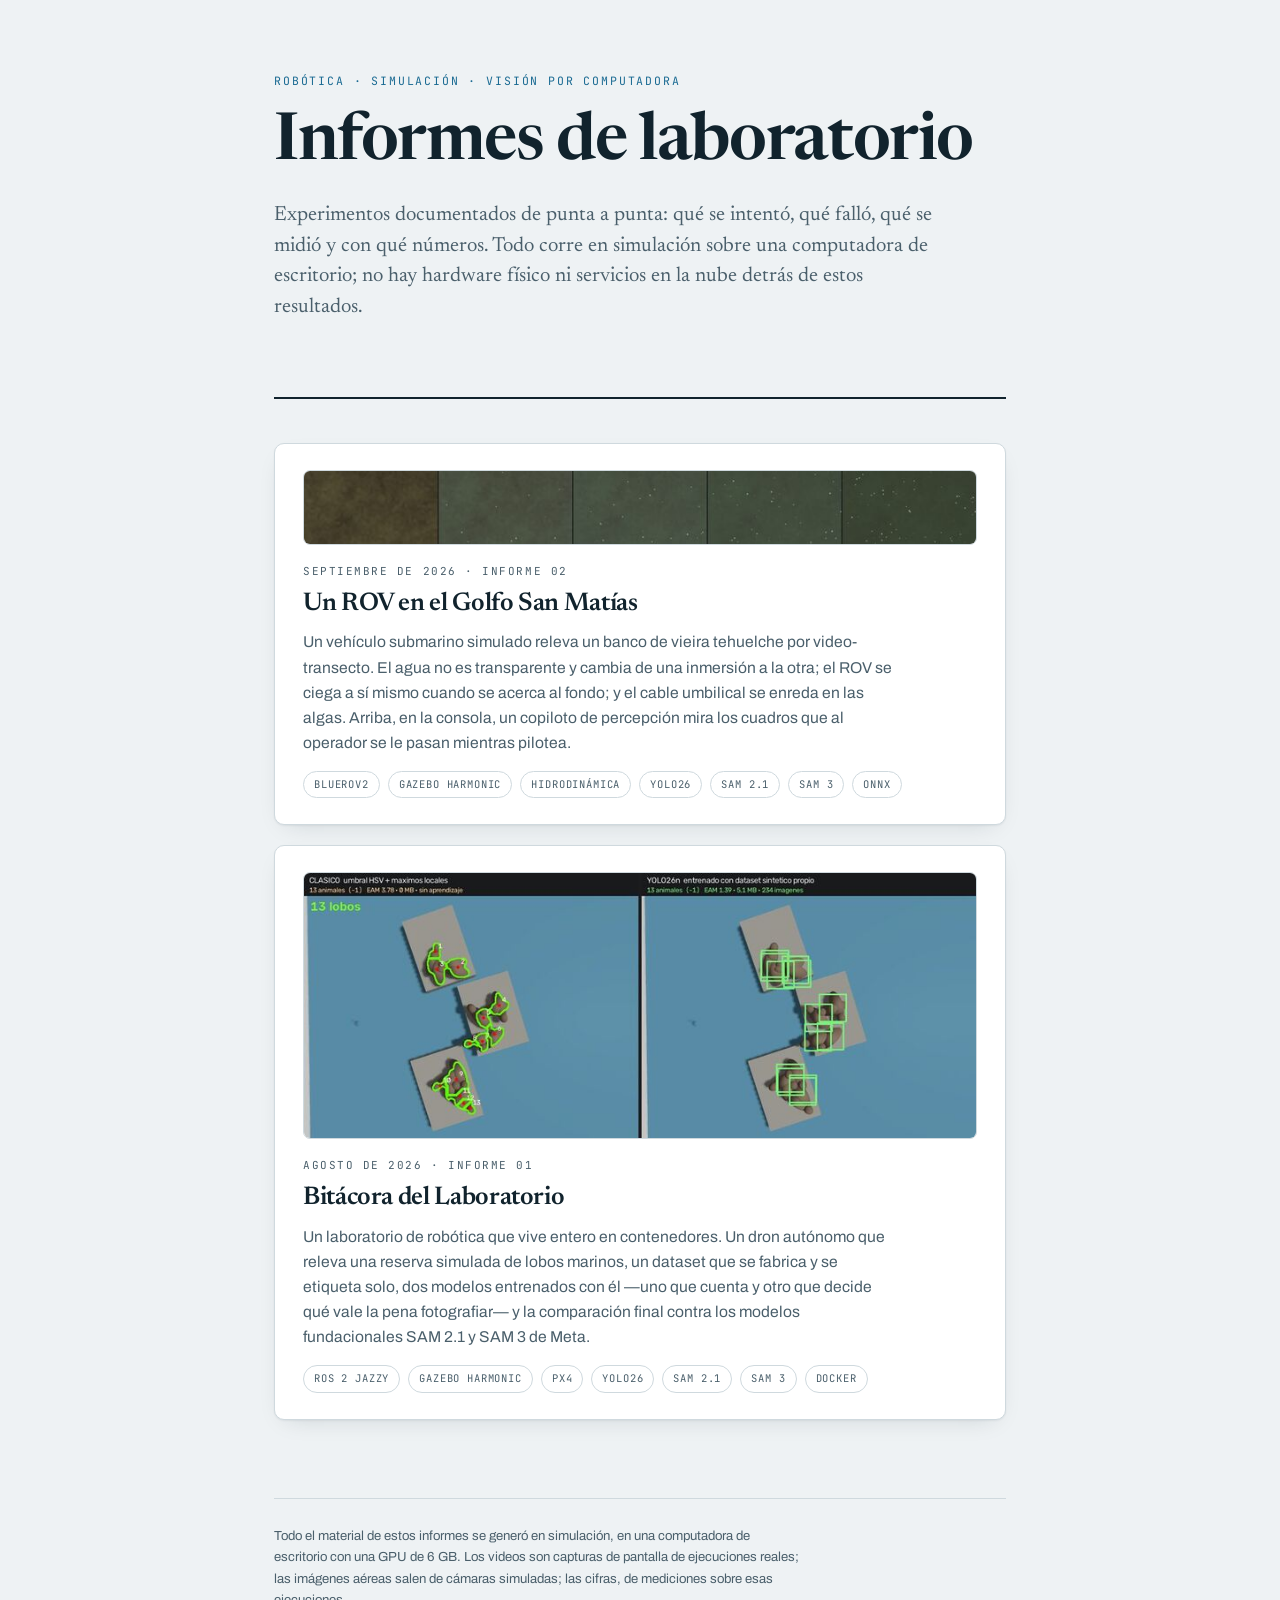
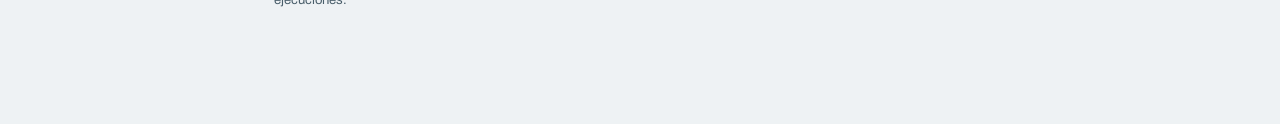
<file: docs/index.html>
<!doctype html>
<html lang="es">
<head>
<meta charset="utf-8">
<meta name="viewport" content="width=device-width, initial-scale=1">
<title>Informes de laboratorio</title>
<meta name="description" content="Informes de experimentos de robótica, simulación y visión por computadora. Todo generado en simulación, en una máquina de escritorio.">
<meta property="og:title" content="Informes de laboratorio">
<meta property="og:description" content="Experimentos de robótica, simulación y visión por computadora, documentados de punta a punta.">
<meta property="og:type" content="website">
<link rel="preconnect" href="https://fonts.googleapis.com">
<link rel="preconnect" href="https://fonts.gstatic.com" crossorigin>
<link rel="stylesheet" href="https://fonts.googleapis.com/css2?family=Newsreader:ital,opsz,wght@0,6..72,400;0,600;1,6..72,400&family=Archivo:wght@400;500;600&family=JetBrains+Mono:wght@400;500&display=swap">
<link rel="stylesheet" href="estilo.css">
</head>
<body>

<div class="hoja">

<header class="tapa">
  <p class="marca">Robótica · Simulación · Visión por computadora</p>
  <h1>Informes de laboratorio</h1>
  <p class="bajada">Experimentos documentados de punta a punta: qué se intentó, qué falló, qué se midió y con qué números. Todo corre en simulación sobre una computadora de escritorio; no hay hardware físico ni servicios en la nube detrás de estos resultados.</p>
</header>

<div class="informes">

  <a class="informe" href="02-rov-golfo-san-matias/">
    <img class="miniatura" src="02-rov-golfo-san-matias/portada.jpg" alt="El mismo fondo marino visto con cinco turbideces distintas" loading="lazy" decoding="async">
    <p class="fecha">Septiembre de 2026 · Informe 02</p>
    <h2>Un ROV en el Golfo San Matías</h2>
    <p>Un vehículo submarino simulado releva un banco de vieira tehuelche por video-transecto. El agua no es transparente y cambia de una inmersión a la otra; el ROV se ciega a sí mismo cuando se acerca al fondo; y el cable umbilical se enreda en las algas. Arriba, en la consola, un copiloto de percepción mira los cuadros que al operador se le pasan mientras pilotea.</p>
    <div class="etiquetas">
      <span>BlueROV2</span><span>Gazebo Harmonic</span><span>Hidrodinámica</span>
      <span>YOLO26</span><span>SAM 2.1</span><span>SAM 3</span><span>ONNX</span>
    </div>
  </a>

  <a class="informe" href="01-laboratorio-ros2/">
    <img class="miniatura" src="01-laboratorio-ros2/portada.jpg" alt="Dos maneras de contar lobos marinos sobre la misma imagen aérea" loading="lazy" decoding="async">
    <p class="fecha">Agosto de 2026 · Informe 01</p>
    <h2>Bitácora del Laboratorio</h2>
    <p>Un laboratorio de robótica que vive entero en contenedores. Un dron autónomo que releva una reserva simulada de lobos marinos, un dataset que se fabrica y se etiqueta solo, dos modelos entrenados con él —uno que cuenta y otro que decide qué vale la pena fotografiar— y la comparación final contra los modelos fundacionales SAM 2.1 y SAM 3 de Meta.</p>
    <div class="etiquetas">
      <span>ROS 2 Jazzy</span><span>Gazebo Harmonic</span><span>PX4</span>
      <span>YOLO26</span><span>SAM 2.1</span><span>SAM 3</span><span>Docker</span>
    </div>
  </a>

</div>

<footer>
  <p>Todo el material de estos informes se generó en simulación, en una computadora de escritorio con una GPU de 6&nbsp;GB. Los videos son capturas de pantalla de ejecuciones reales; las imágenes aéreas salen de cámaras simuladas; las cifras, de mediciones sobre esas ejecuciones.</p>
</footer>

</div>

</body>
</html>
</file>
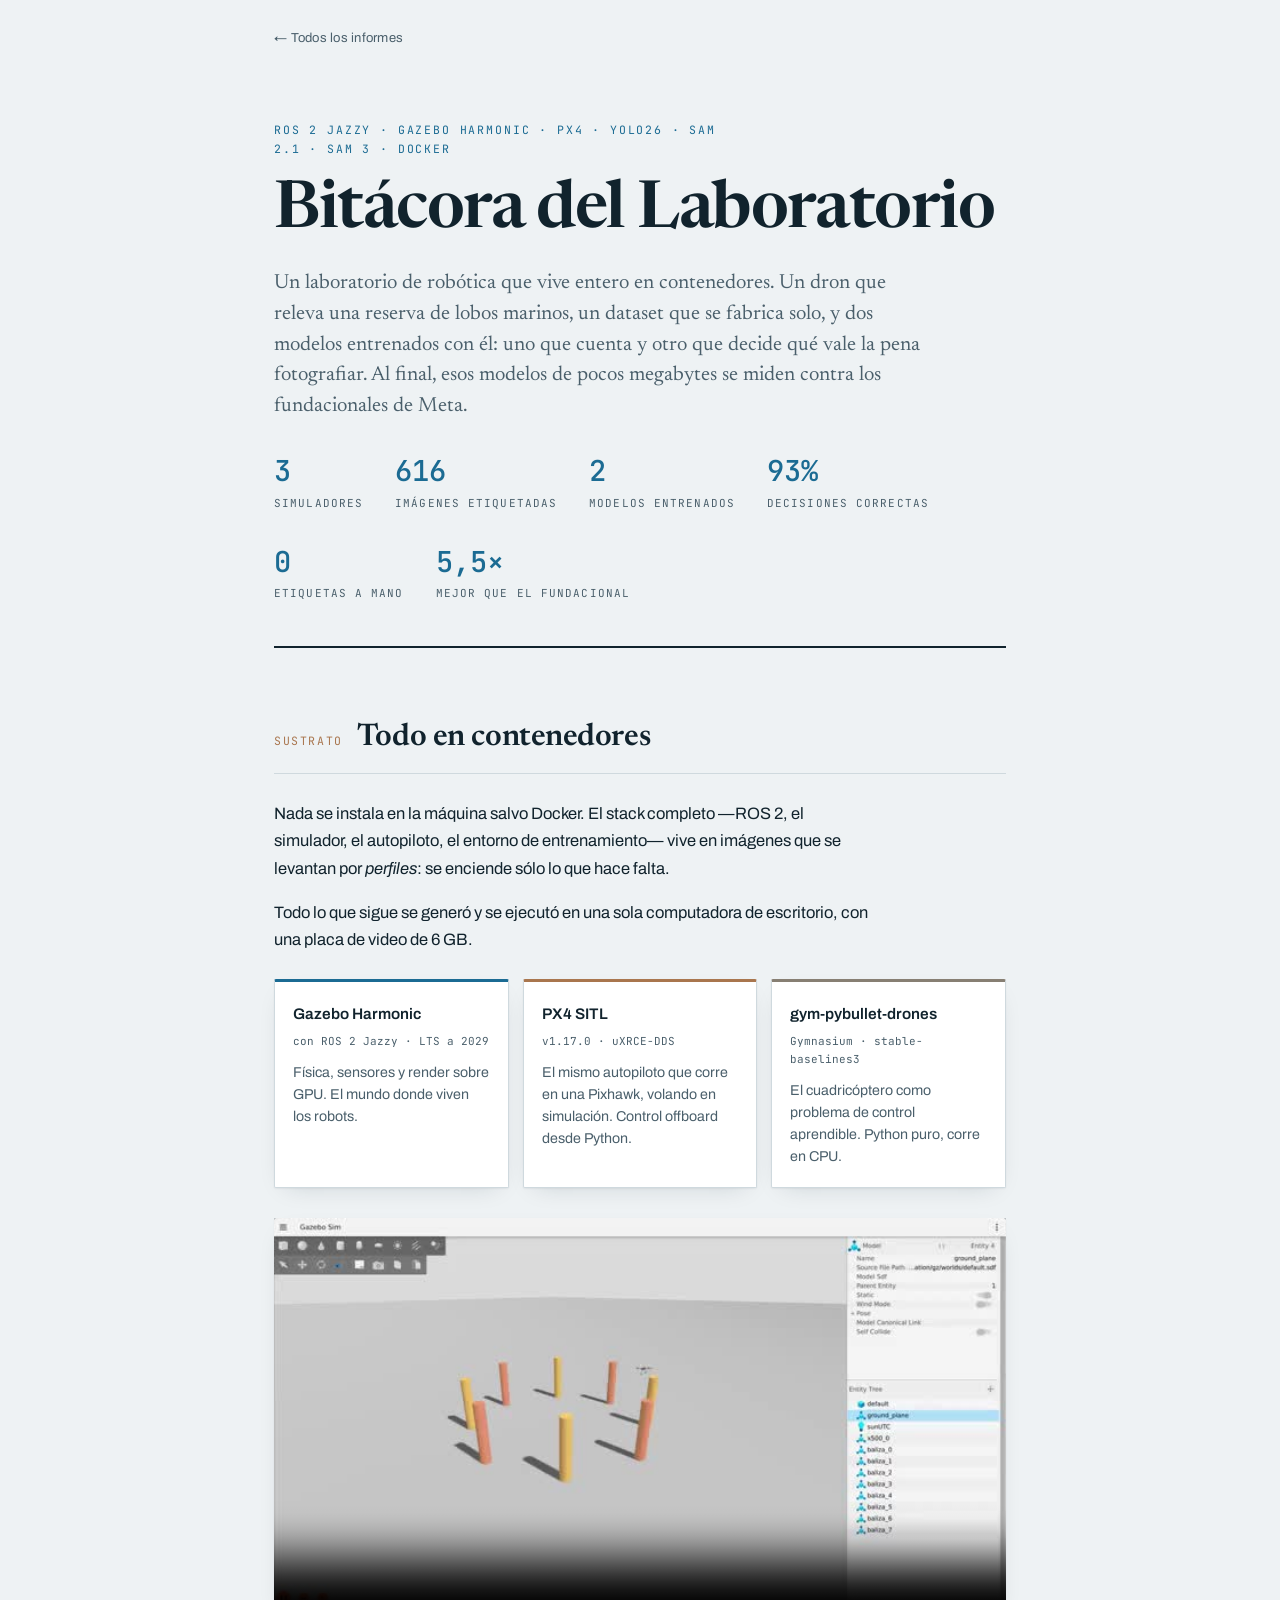
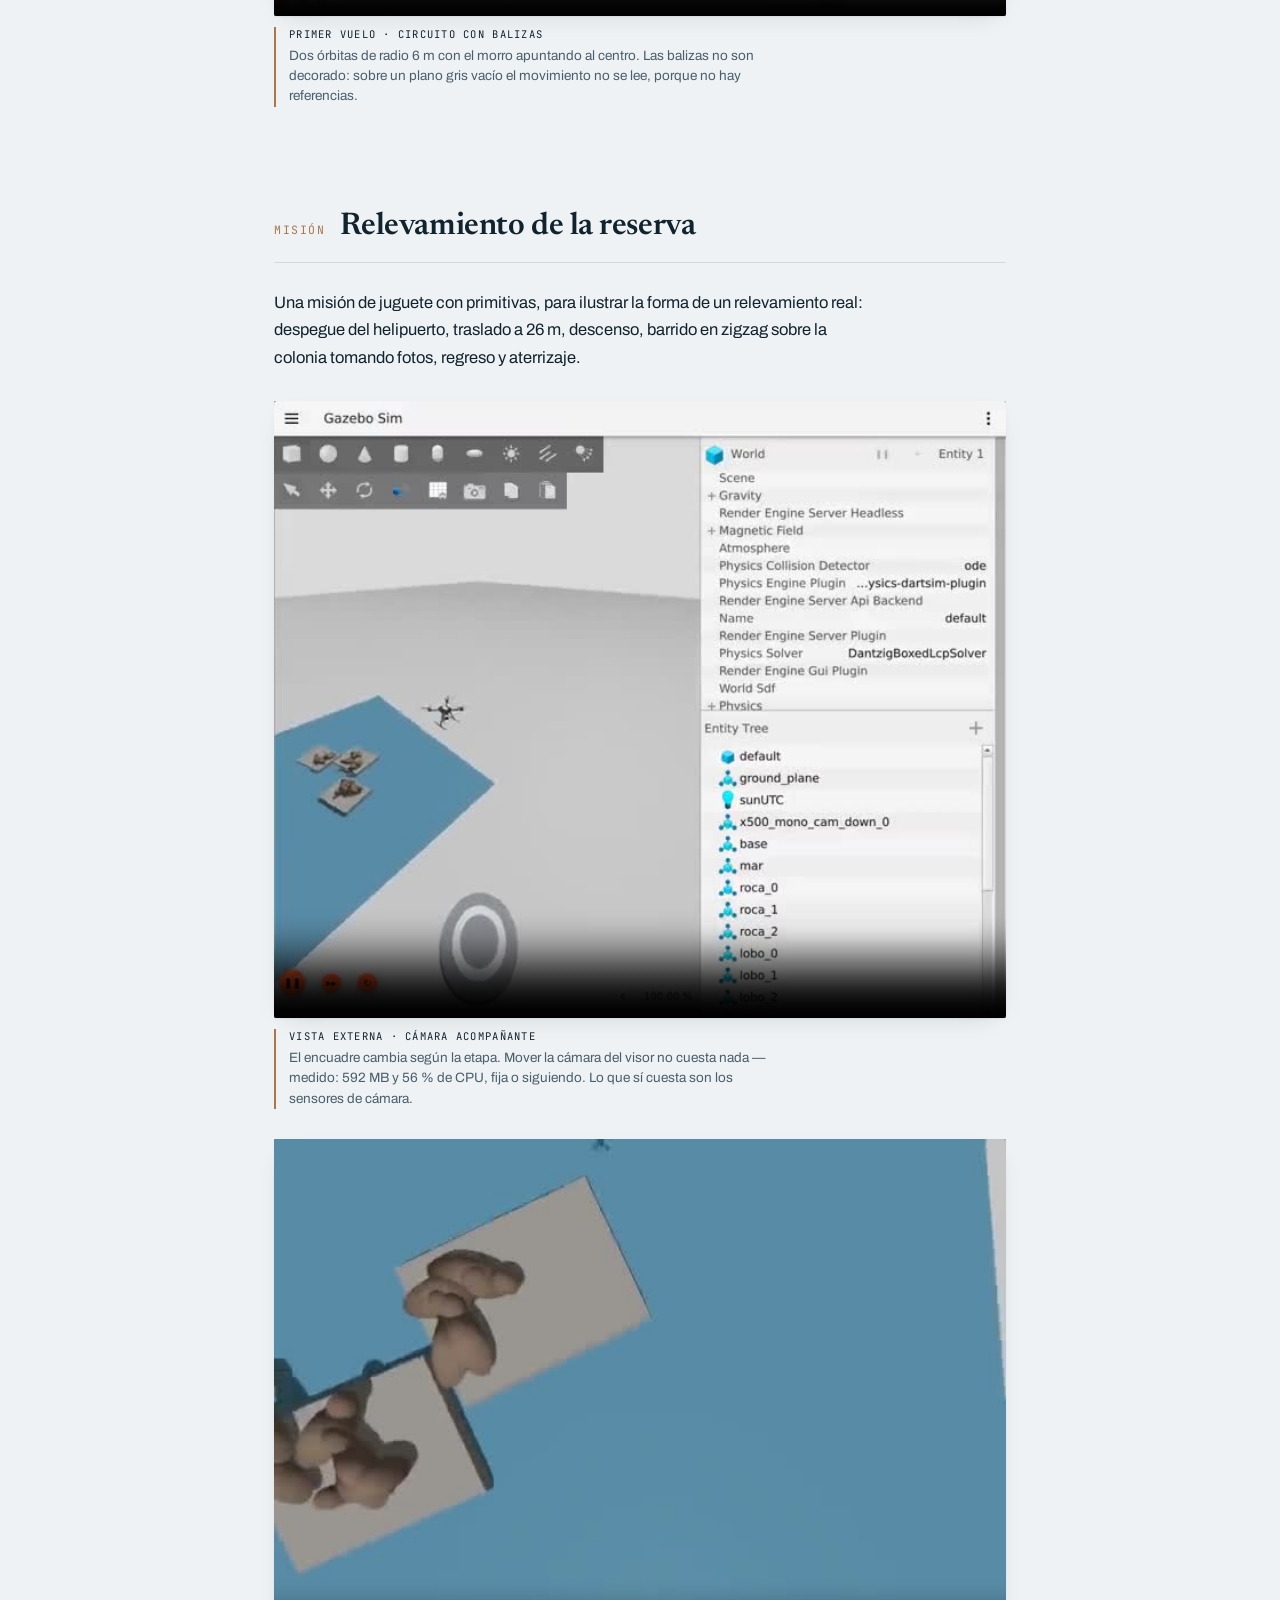
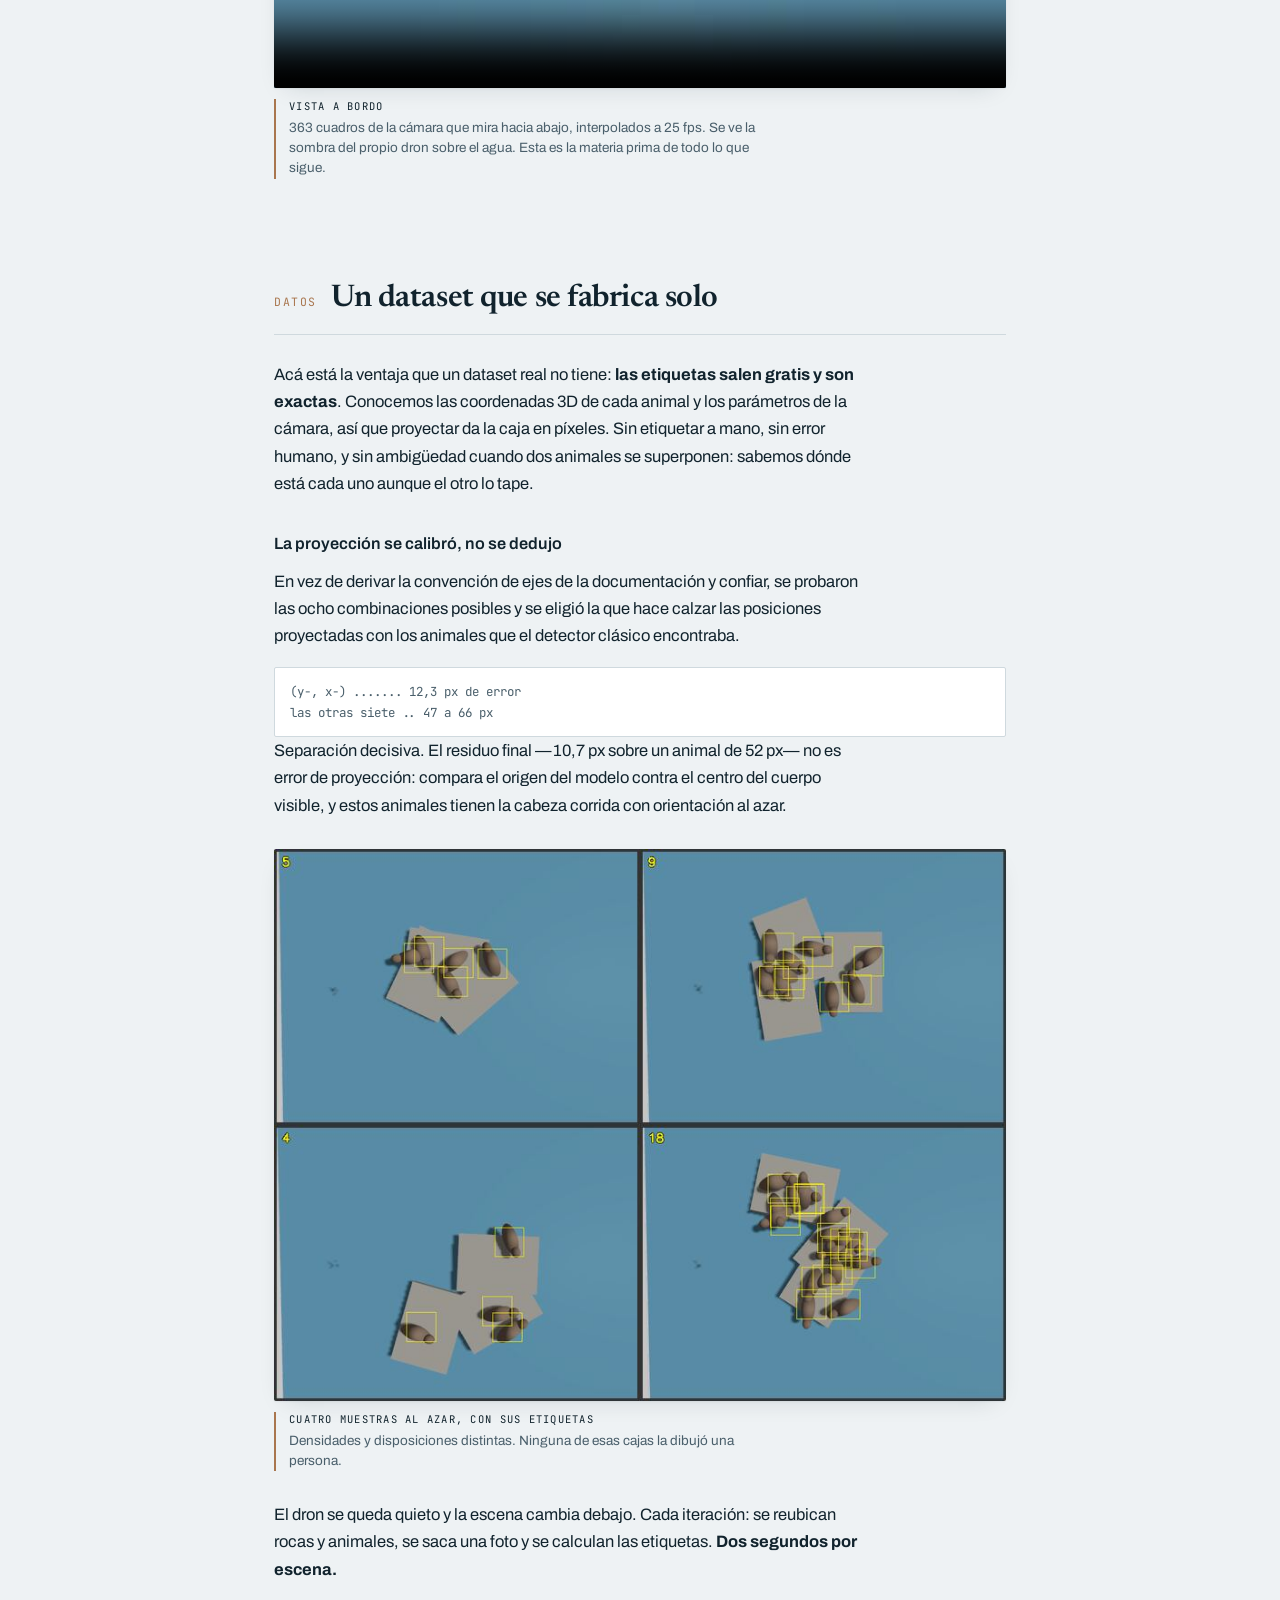
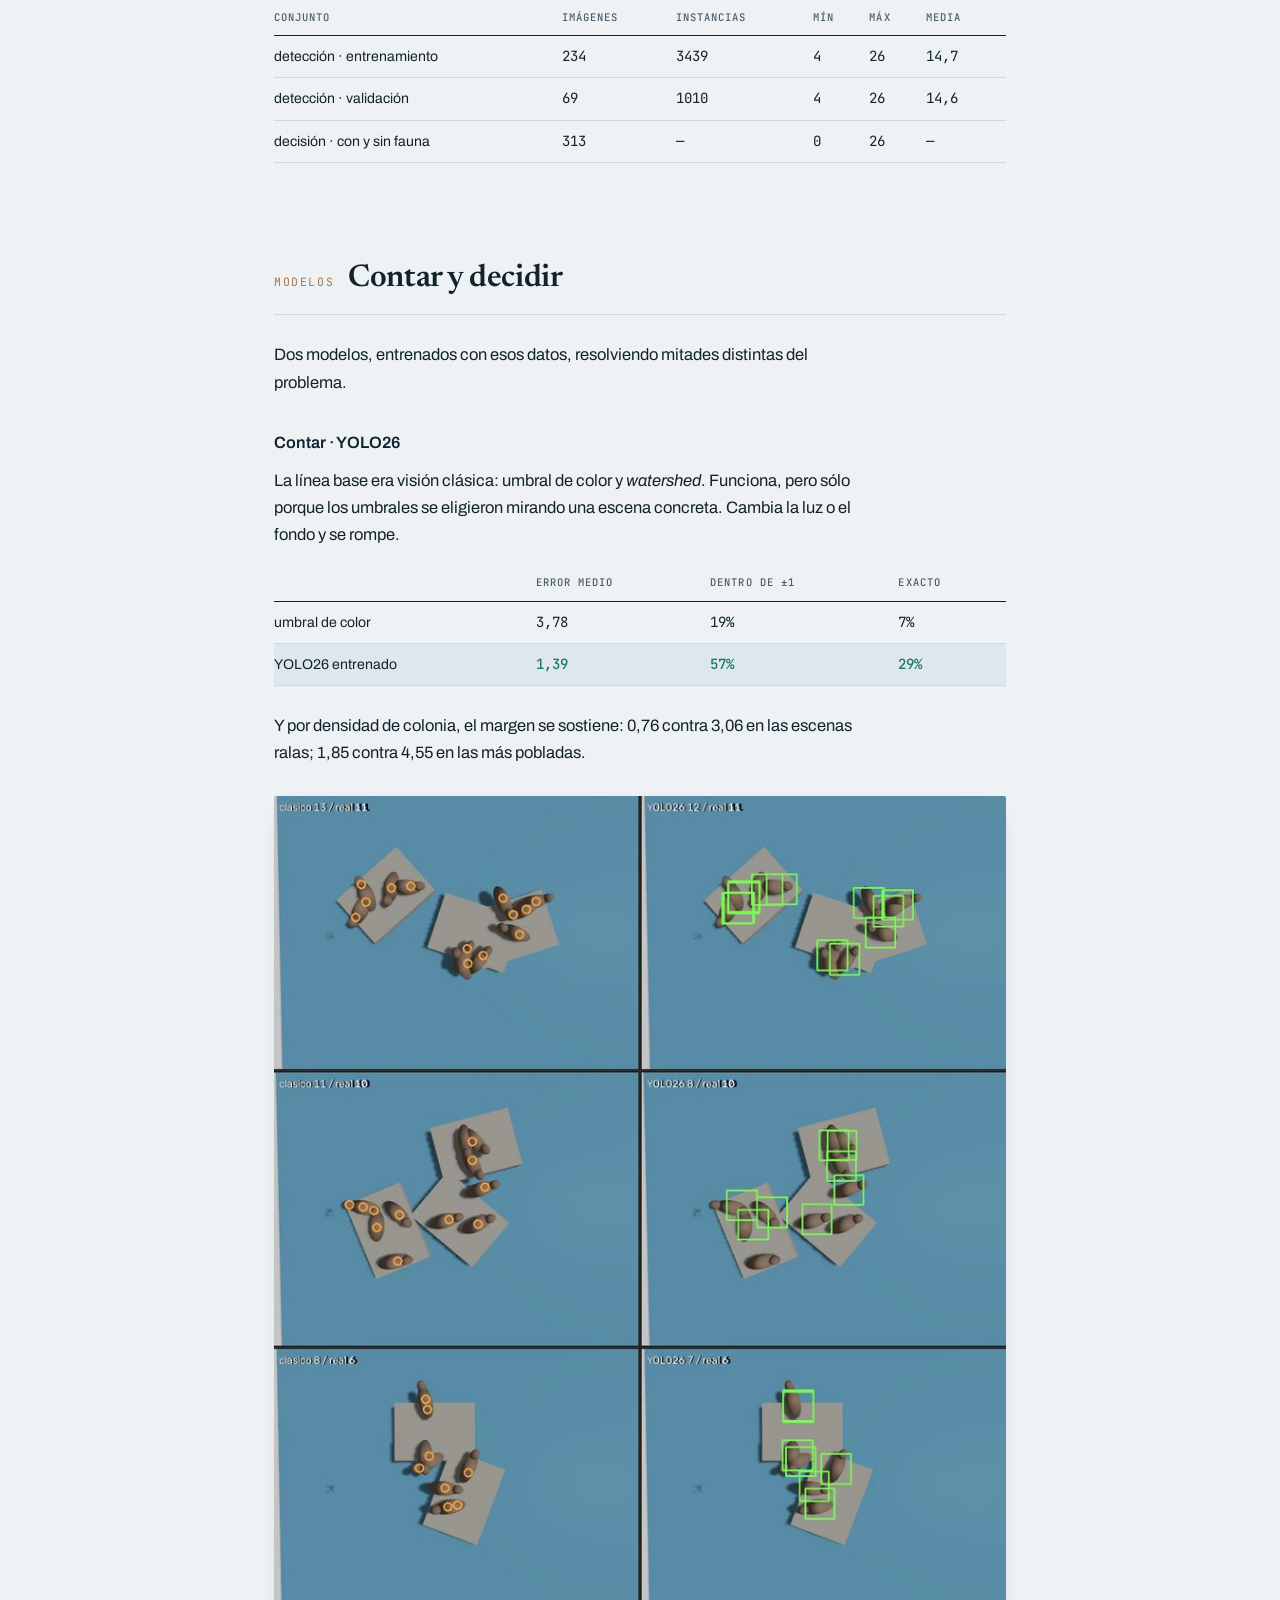
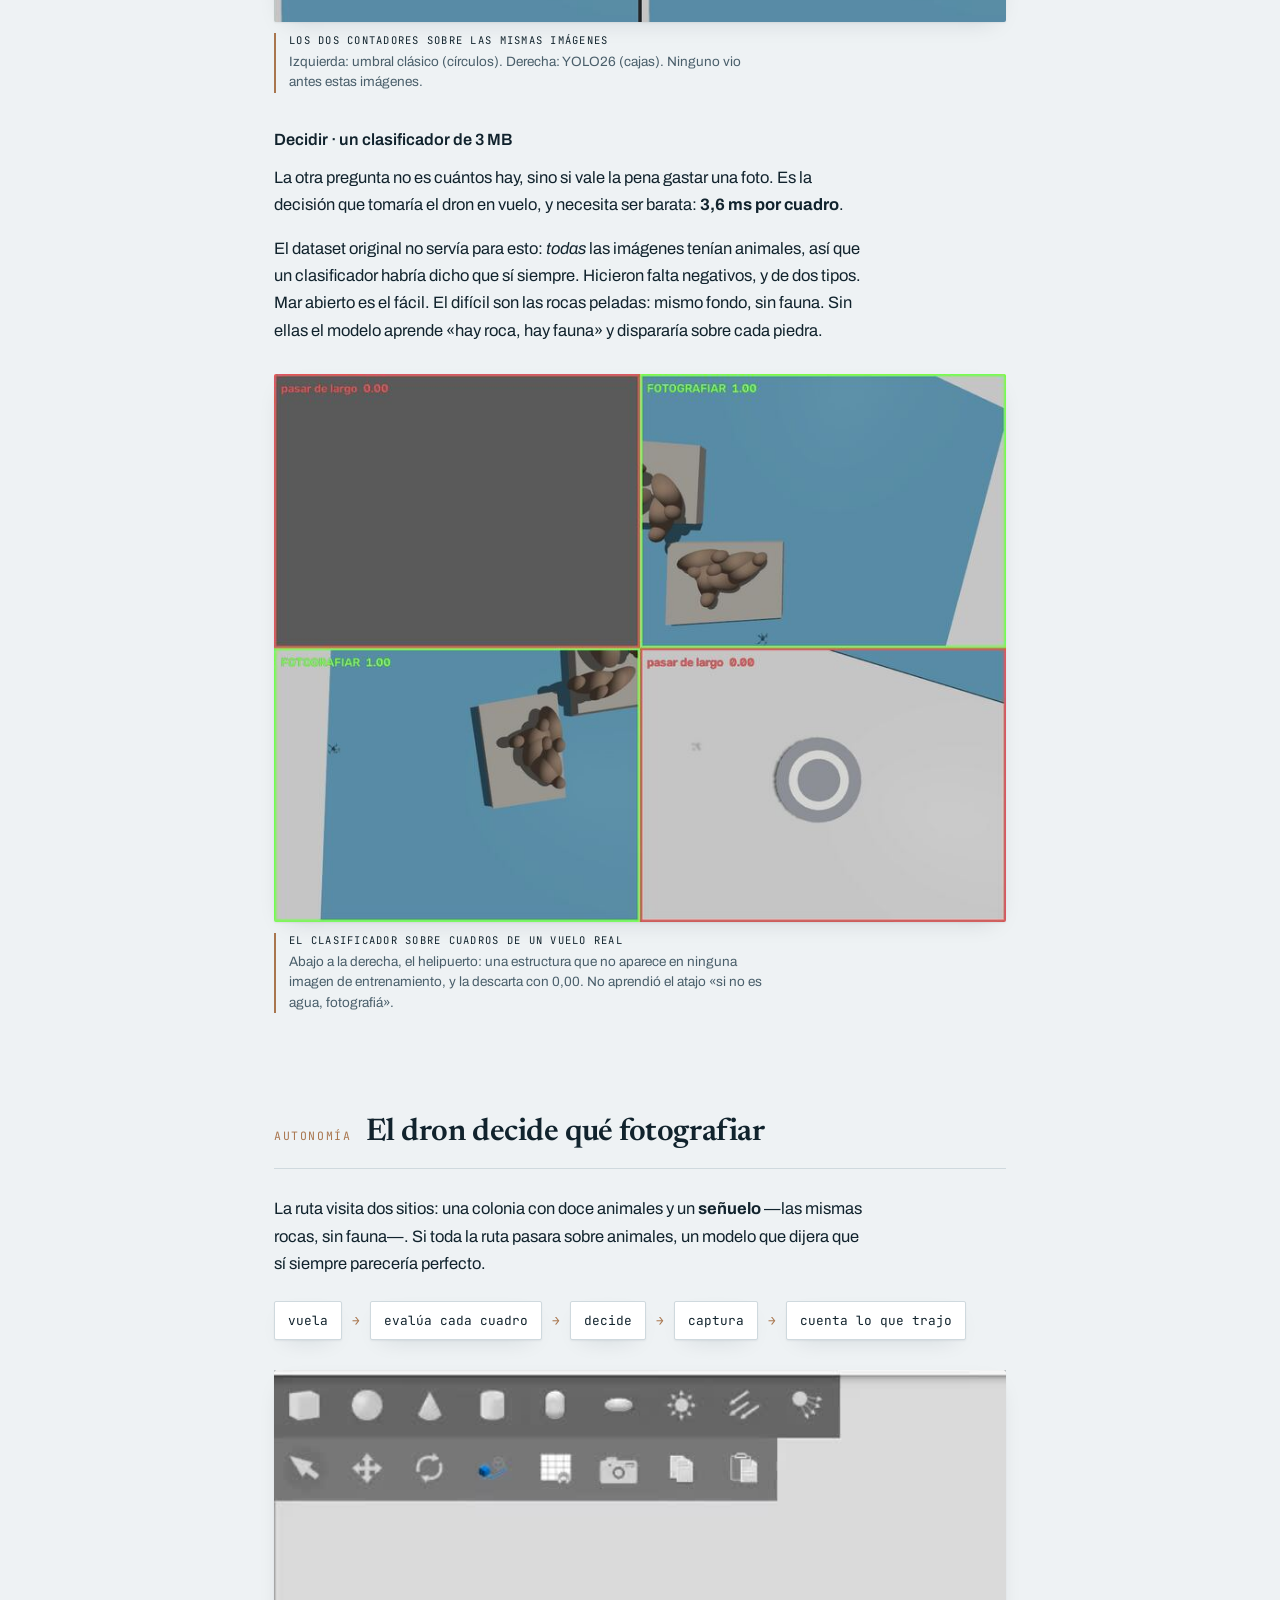
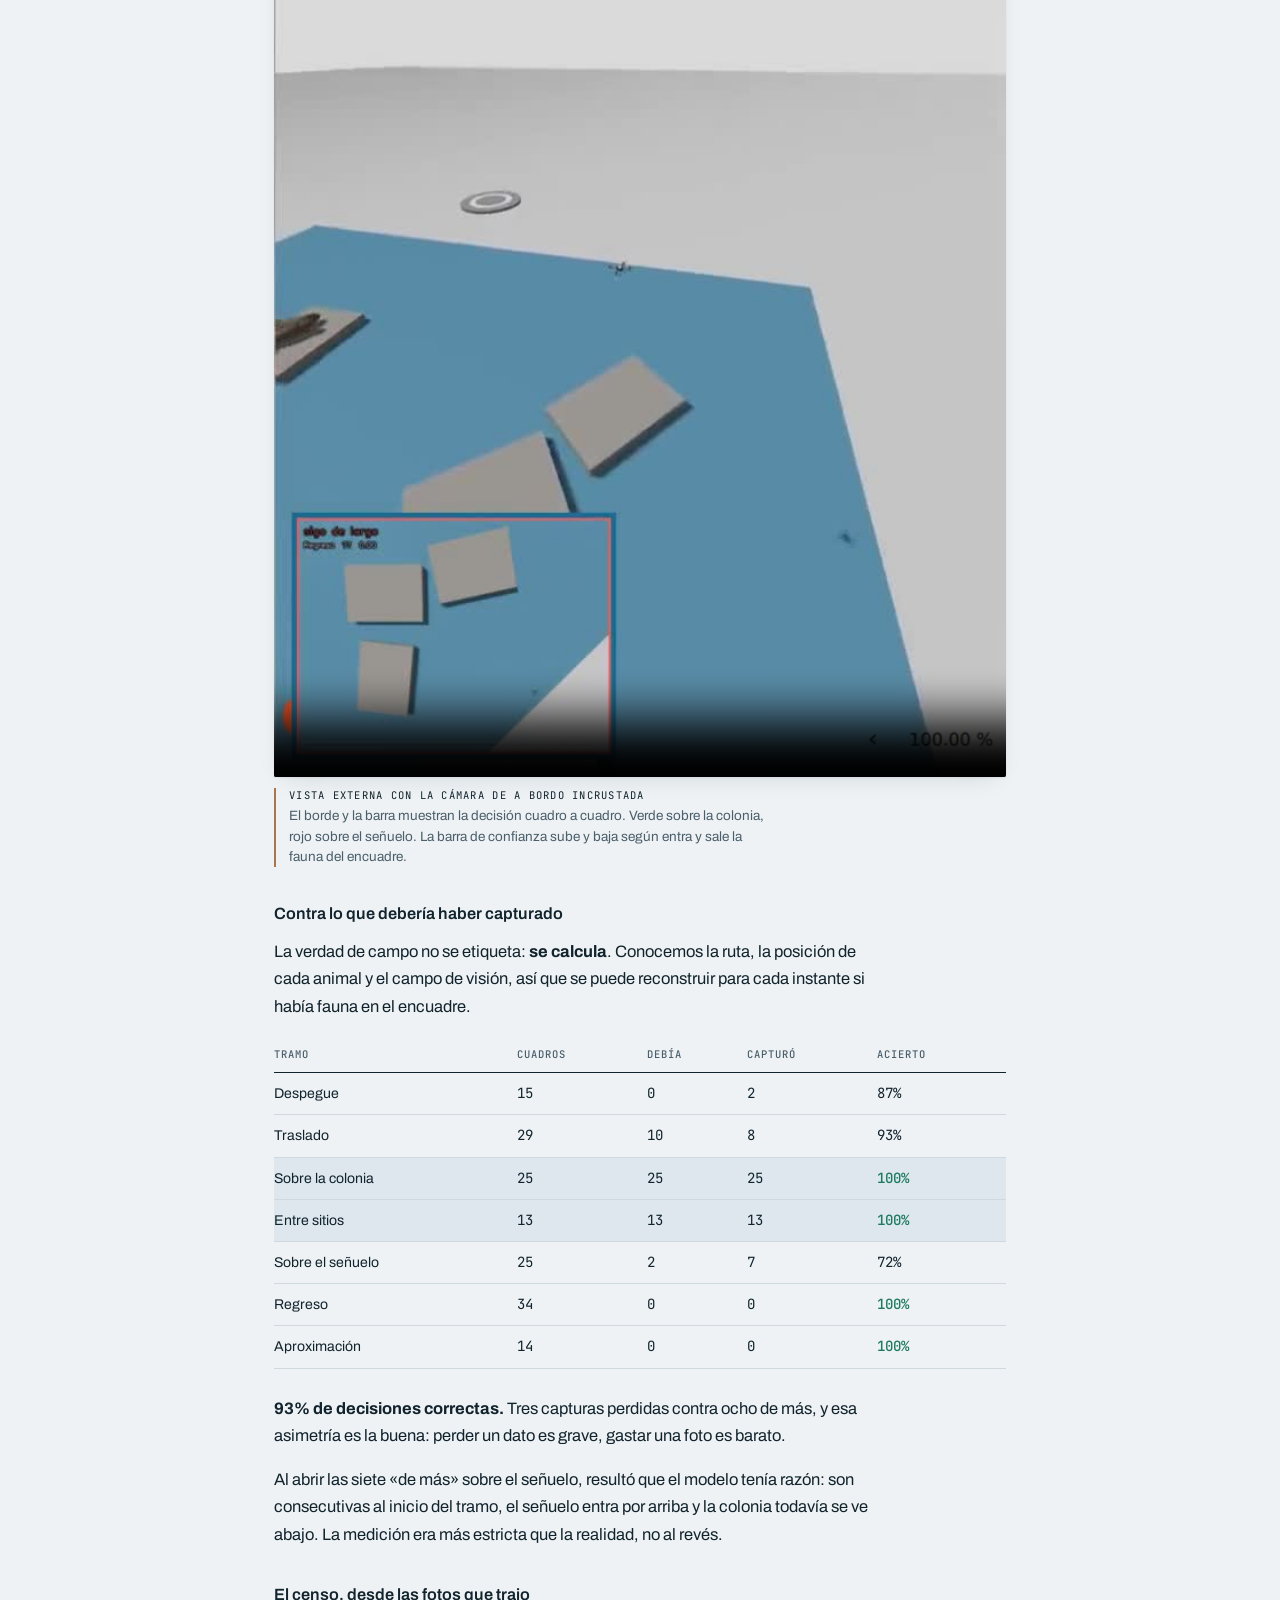
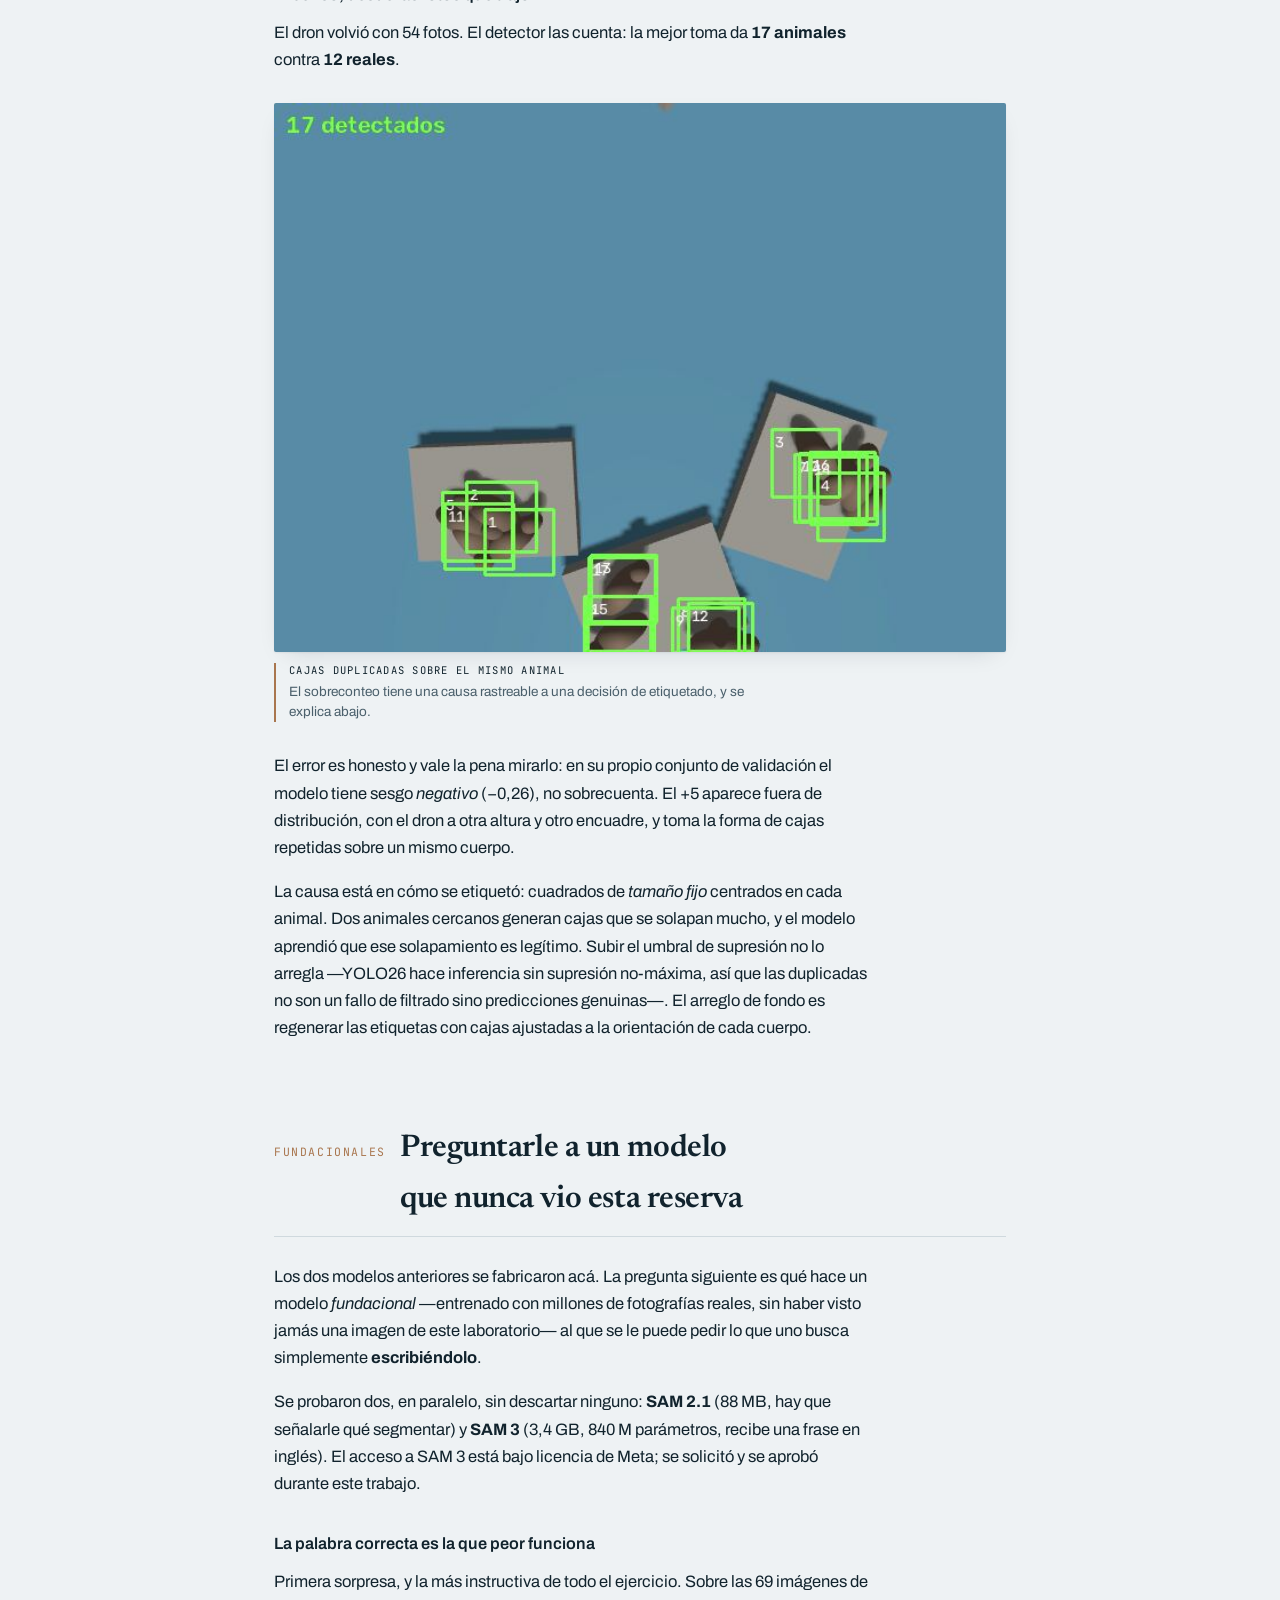
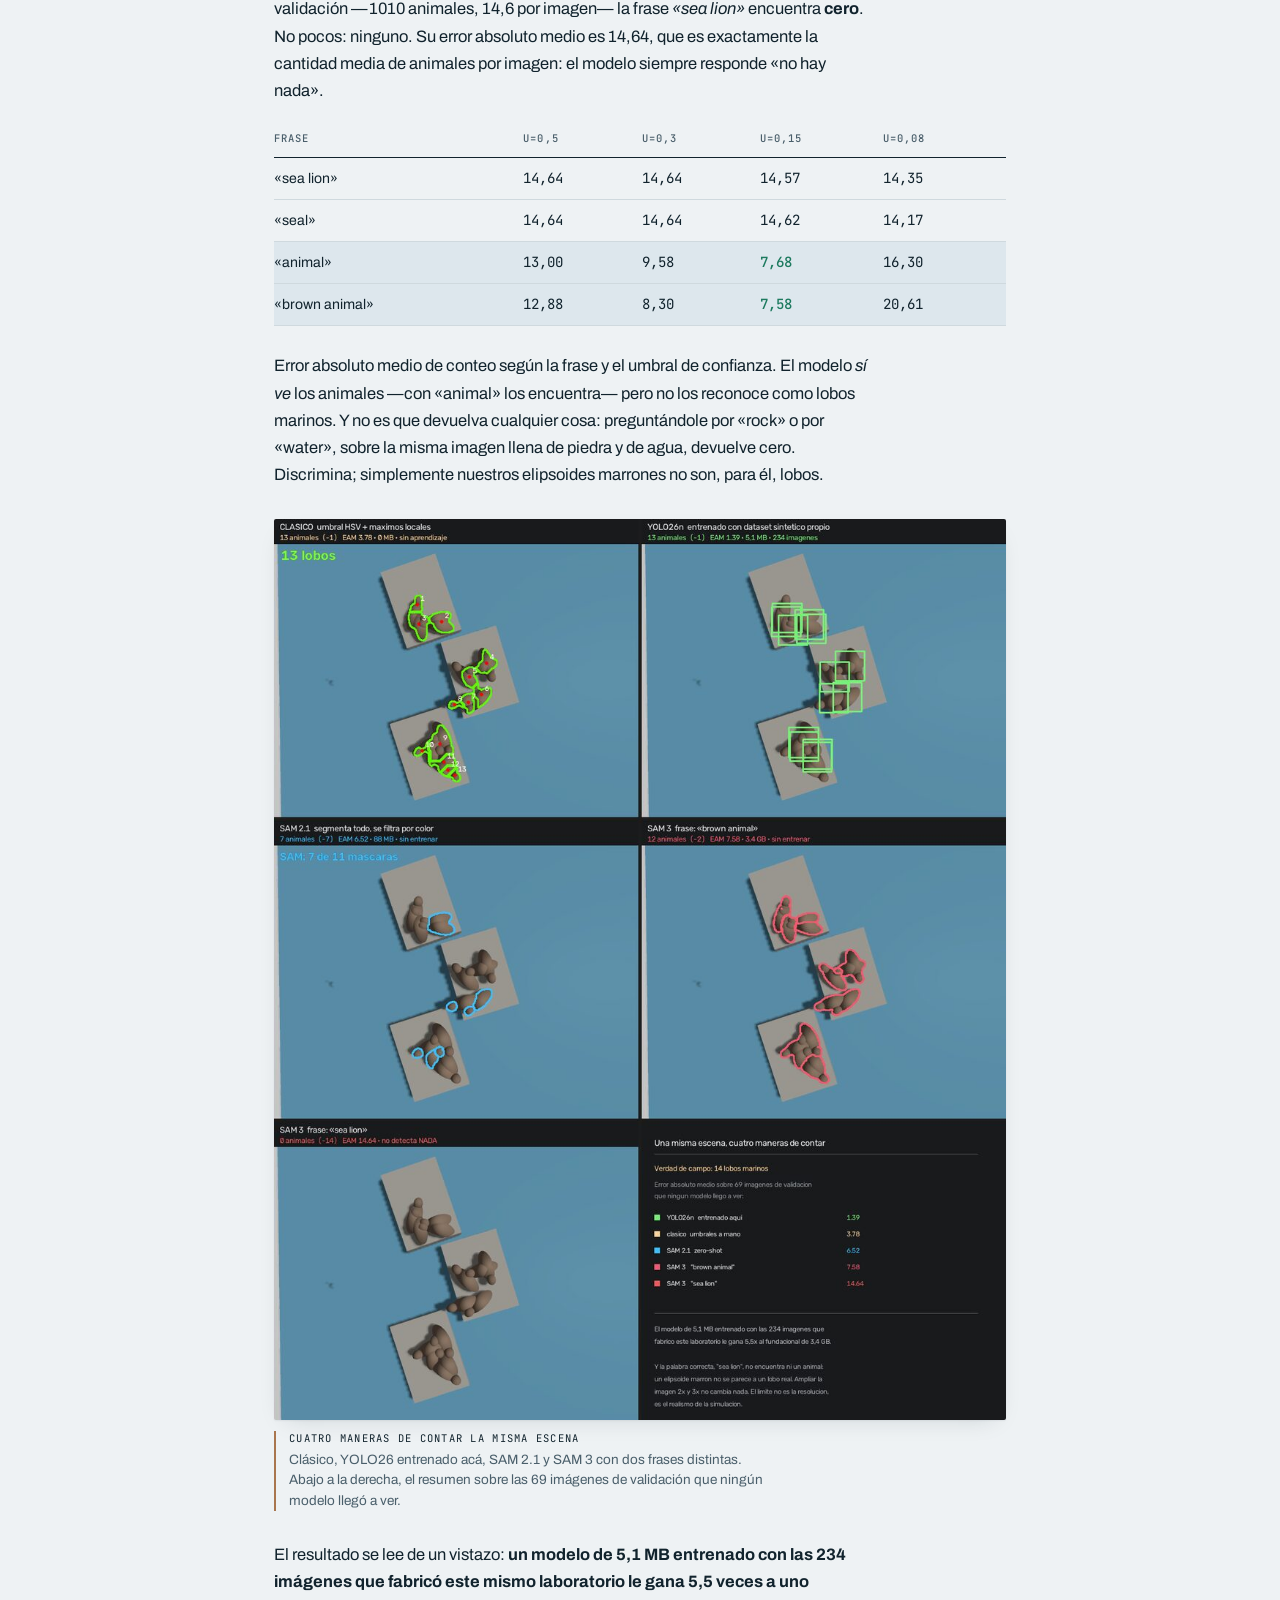
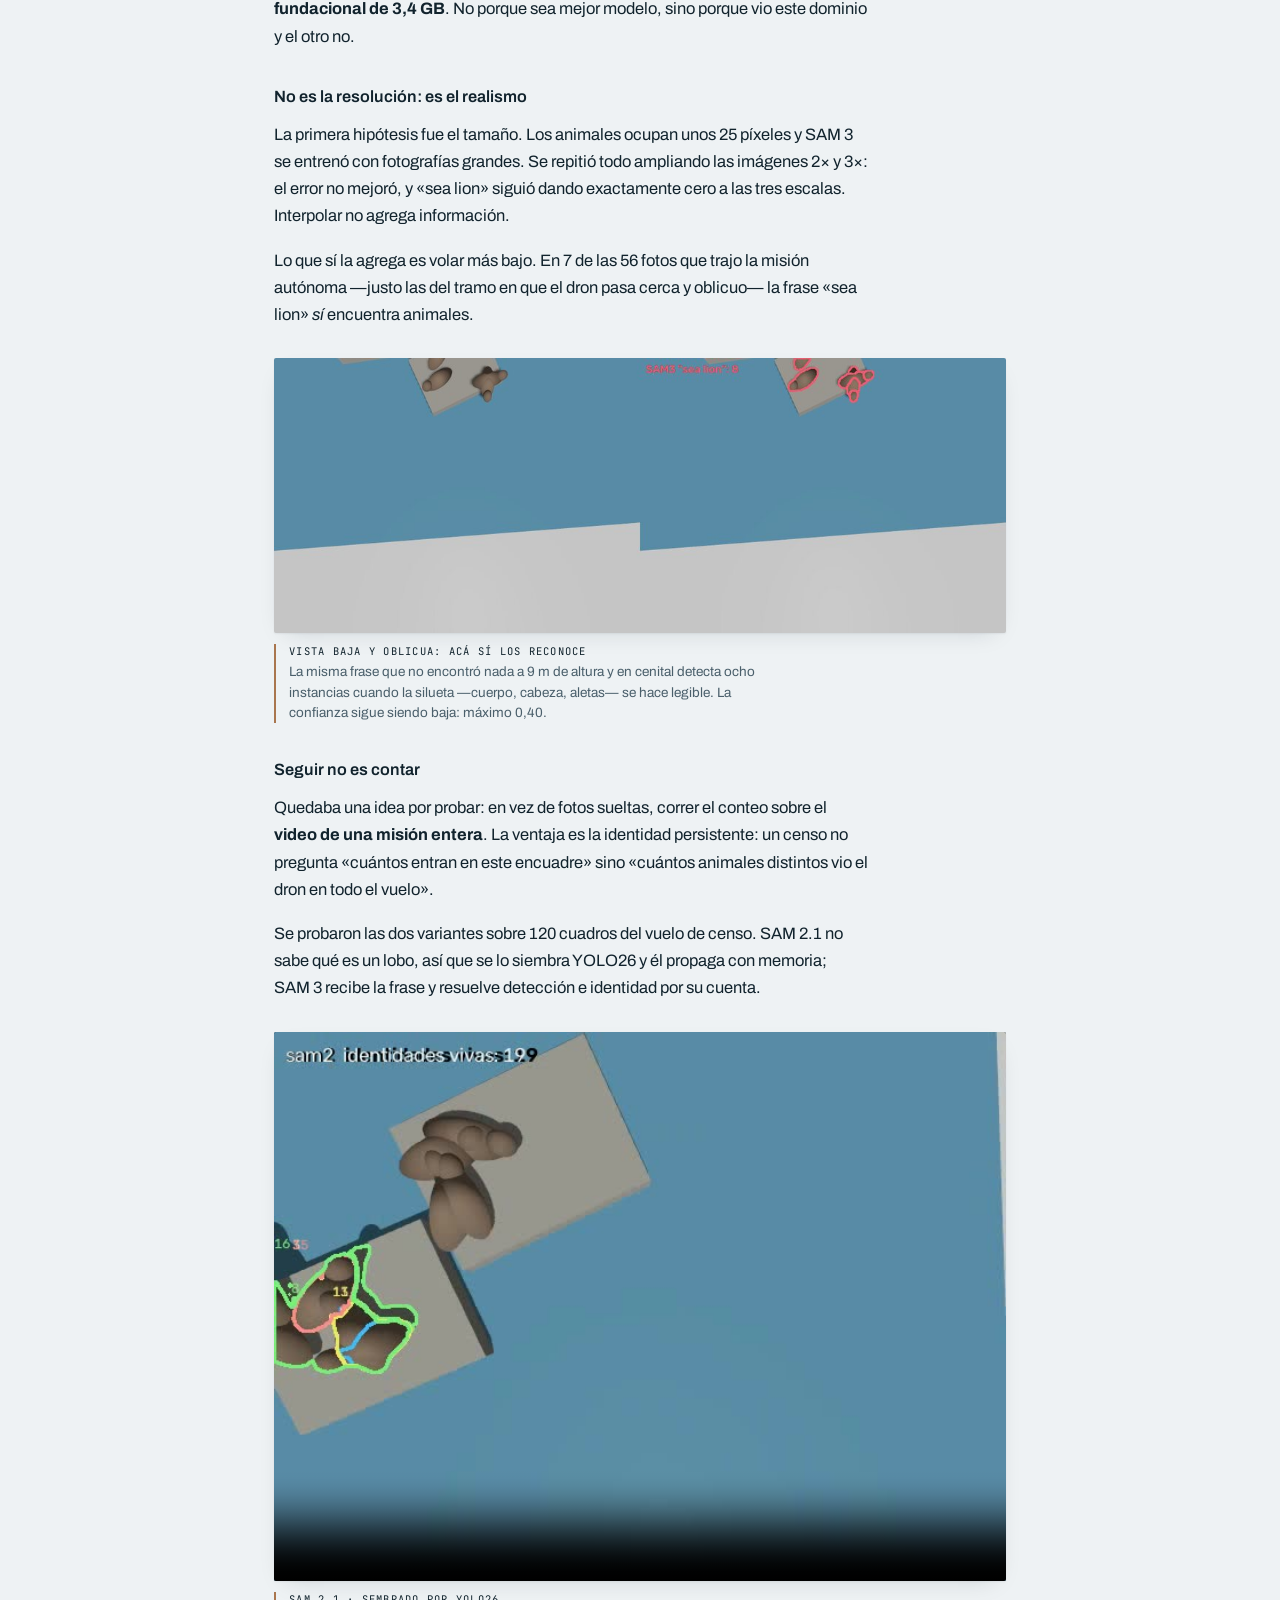
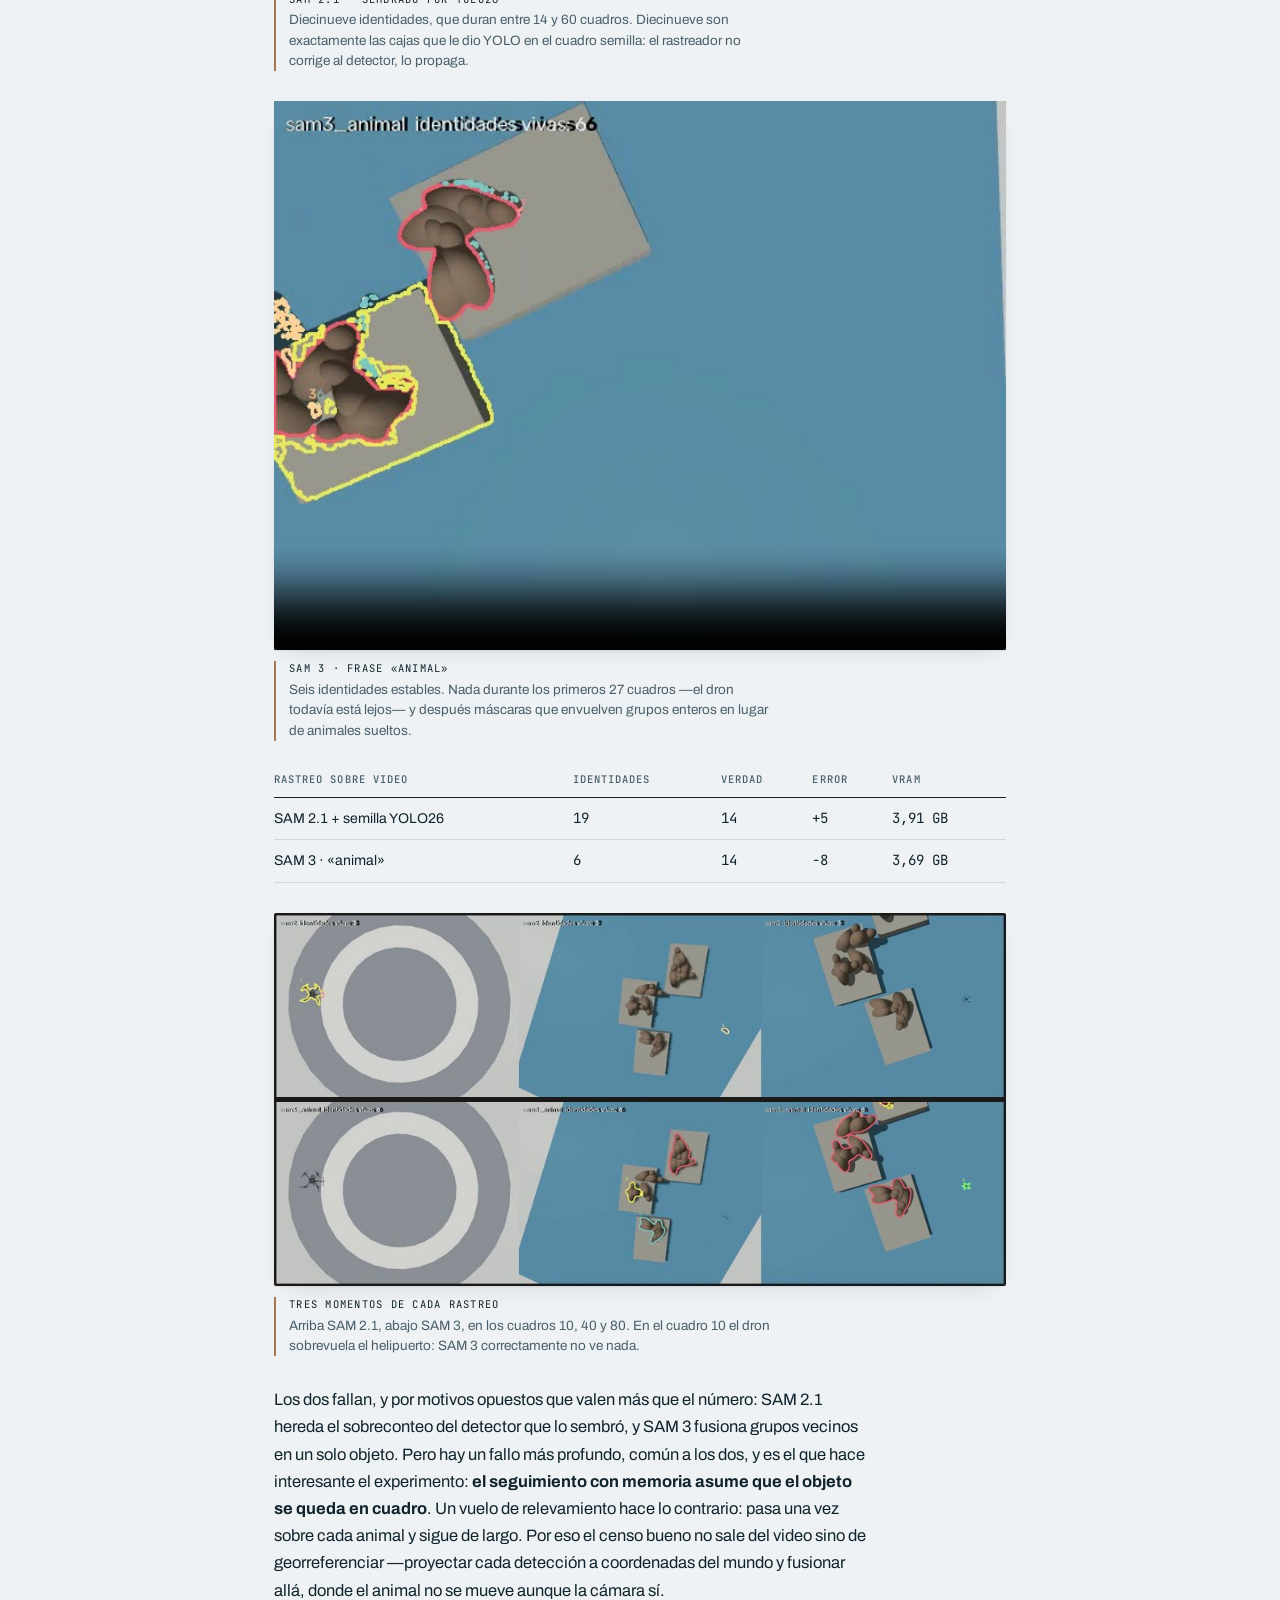
<file: docs/01-laboratorio-ros2/index.html>
<!doctype html>
<html lang="es">
<head>
<meta charset="utf-8">
<meta name="viewport" content="width=device-width, initial-scale=1">
<title>Bitácora del Laboratorio · Informe 01</title>
<meta name="description" content="Un laboratorio de robótica que vive entero en Docker: un dron que releva una reserva simulada de lobos marinos, un dataset que se fabrica solo, dos modelos entrenados con él, y la comparación contra SAM 2.1 y SAM 3 de Meta.">
<meta property="og:title" content="Bitácora del Laboratorio">
<meta property="og:description" content="Un laboratorio de robótica que vive entero en Docker: un dron que releva una reserva simulada de lobos marinos, un dataset que se fabrica solo, dos modelos entrenados con él, y la comparación contra SAM 2.1 y SAM 3 de Meta.">
<meta property="og:image" content="medios/cuatro-maneras-de-contar-la-misma-escena.jpg">
<meta property="og:type" content="article">
<link rel="preconnect" href="https://fonts.googleapis.com">
<link rel="preconnect" href="https://fonts.gstatic.com" crossorigin>
<link rel="stylesheet" href="https://fonts.googleapis.com/css2?family=Newsreader:ital,opsz,wght@0,6..72,400;0,600;1,6..72,400&family=Archivo:wght@400;500;600&family=JetBrains+Mono:wght@400;500&display=swap">
<link rel="stylesheet" href="../estilo.css">
</head>
<body>

<div class="hoja">

<p class="volver"><a href="../">&#8592; Todos los informes</a></p>


<header class="tapa">
  <p class="marca">ROS 2 Jazzy · Gazebo Harmonic · PX4 · YOLO26 · SAM 2.1 · SAM 3 · Docker</p>
  <h1>Bitácora del Laboratorio</h1>
  <p class="bajada">Un laboratorio de robótica que vive entero en contenedores. Un dron que releva una reserva de lobos marinos, un dataset que se fabrica solo, y dos modelos entrenados con él: uno que cuenta y otro que decide qué vale la pena fotografiar. Al final, esos modelos de pocos megabytes se miden contra los fundacionales de Meta.</p>
  <div class="cifras">
    <div class="cifra"><b>3</b><span>simuladores</span></div>
    <div class="cifra"><b>616</b><span>imágenes etiquetadas</span></div>
    <div class="cifra"><b>2</b><span>modelos entrenados</span></div>
    <div class="cifra"><b>93%</b><span>decisiones correctas</span></div>
    <div class="cifra"><b>0</b><span>etiquetas a mano</span></div>
    <div class="cifra"><b>5,5×</b><span>mejor que el fundacional</span></div>
  </div>
</header>

<section>
  <div class="etapa"><span class="num">Sustrato</span><h2>Todo en contenedores</h2></div>
  <p>Nada se instala en la máquina salvo Docker. El stack completo —ROS&nbsp;2, el simulador, el autopiloto, el entorno de entrenamiento— vive en imágenes que se levantan por <em>perfiles</em>: se enciende sólo lo que hace falta.</p>
  <p>Todo lo que sigue se generó y se ejecutó en una sola computadora de escritorio, con una placa de video de 6&nbsp;GB.</p>
  <div class="fichas">
    <div class="ficha"><h4>Gazebo Harmonic</h4><span class="ver">con ROS 2 Jazzy · LTS a 2029</span>
      <p>Física, sensores y render sobre GPU. El mundo donde viven los robots.</p></div>
    <div class="ficha"><h4>PX4 SITL</h4><span class="ver">v1.17.0 · uXRCE-DDS</span>
      <p>El mismo autopiloto que corre en una Pixhawk, volando en simulación. Control offboard desde Python.</p></div>
    <div class="ficha"><h4>gym-pybullet-drones</h4><span class="ver">Gymnasium · stable-baselines3</span>
      <p>El cuadricóptero como problema de control aprendible. Python puro, corre en CPU.</p></div>
  </div>
  <figure class="placa">
  <video controls playsinline preload="none" poster="medios/primer-vuelo-circuito-con-balizas-cartel.jpg">
    <source src="medios/primer-vuelo-circuito-con-balizas.mp4" type="video/mp4">Tu navegador no reproduce este video.
  </video>
  <figcaption><span class="rotulo">Primer vuelo · circuito con balizas</span>Dos órbitas de radio 6&nbsp;m con el morro apuntando al centro. Las balizas no son decorado: sobre un plano gris vacío el movimiento no se lee, porque no hay referencias.</figcaption>
</figure>
</section>

<section>
  <div class="etapa"><span class="num">Misión</span><h2>Relevamiento de la reserva</h2></div>
  <p>Una misión de juguete con primitivas, para ilustrar la forma de un relevamiento real: despegue del helipuerto, traslado a 26&nbsp;m, descenso, barrido en zigzag sobre la colonia tomando fotos, regreso y aterrizaje.</p>
  <figure class="placa">
  <video controls playsinline preload="none" poster="medios/vista-externa-camara-acompanante-cartel.jpg">
    <source src="medios/vista-externa-camara-acompanante.mp4" type="video/mp4">Tu navegador no reproduce este video.
  </video>
  <figcaption><span class="rotulo">Vista externa · cámara acompañante</span>El encuadre cambia según la etapa. Mover la cámara del visor no cuesta nada — medido: 592&nbsp;MB y 56&nbsp;% de CPU, fija o siguiendo. Lo que sí cuesta son los sensores de cámara.</figcaption>
</figure>
  <figure class="placa">
  <video controls playsinline preload="none" poster="medios/vista-a-bordo-cartel.jpg">
    <source src="medios/vista-a-bordo.mp4" type="video/mp4">Tu navegador no reproduce este video.
  </video>
  <figcaption><span class="rotulo">Vista a bordo</span>363 cuadros de la cámara que mira hacia abajo, interpolados a 25&nbsp;fps. Se ve la sombra del propio dron sobre el agua. Esta es la materia prima de todo lo que sigue.</figcaption>
</figure>
</section>

<section>
  <div class="etapa"><span class="num">Datos</span><h2>Un dataset que se fabrica solo</h2></div>
  <p>Acá está la ventaja que un dataset real no tiene: <strong>las etiquetas salen gratis y son exactas</strong>. Conocemos las coordenadas 3D de cada animal y los parámetros de la cámara, así que proyectar da la caja en píxeles. Sin etiquetar a mano, sin error humano, y sin ambigüedad cuando dos animales se superponen: sabemos dónde está cada uno aunque el otro lo tape.</p>

  <h3>La proyección se calibró, no se dedujo</h3>
  <p>En vez de derivar la convención de ejes de la documentación y confiar, se probaron las ocho combinaciones posibles y se eligió la que hace calzar las posiciones proyectadas con los animales que el detector clásico encontraba.</p>
  <div class="consola">(y−, x−) ....... 12,3 px de error
las otras siete .. 47 a 66 px</div>
  <p>Separación decisiva. El residuo final —10,7&nbsp;px sobre un animal de 52&nbsp;px— no es error de proyección: compara el origen del modelo contra el centro del cuerpo visible, y estos animales tienen la cabeza corrida con orientación al azar.</p>

  <figure class="placa">
  <img loading="lazy" decoding="async" src="medios/cuatro-muestras-al-azar-con-sus-etiquetas.jpg" alt="Cuatro imágenes aéreas de rocas con lobos marinos, cada animal encerrado en una caja amarilla">
  <figcaption><span class="rotulo">Cuatro muestras al azar, con sus etiquetas</span>Densidades y disposiciones distintas. Ninguna de esas cajas la dibujó una persona.</figcaption>
</figure>

  <p>El dron se queda quieto y la escena cambia debajo. Cada iteración: se reubican rocas y animales, se saca una foto y se calculan las etiquetas. <strong>Dos segundos por escena.</strong></p>
  <div class="envoltorio"><table>
    <thead><tr><th>Conjunto</th><th>Imágenes</th><th>Instancias</th><th>Mín</th><th>Máx</th><th>Media</th></tr></thead>
    <tbody>
      <tr><td>detección · entrenamiento</td><td class="n">234</td><td class="n">3439</td><td class="n">4</td><td class="n">26</td><td class="n">14,7</td></tr>
      <tr><td>detección · validación</td><td class="n">69</td><td class="n">1010</td><td class="n">4</td><td class="n">26</td><td class="n">14,6</td></tr>
      <tr><td>decisión · con y sin fauna</td><td class="n">313</td><td class="n">—</td><td class="n">0</td><td class="n">26</td><td class="n">—</td></tr>
    </tbody>
  </table></div>
</section>

<section>
  <div class="etapa"><span class="num">Modelos</span><h2>Contar y decidir</h2></div>
  <p>Dos modelos, entrenados con esos datos, resolviendo mitades distintas del problema.</p>

  <h3>Contar · YOLO26</h3>
  <p>La línea base era visión clásica: umbral de color y <em>watershed</em>. Funciona, pero sólo porque los umbrales se eligieron mirando una escena concreta. Cambia la luz o el fondo y se rompe.</p>
  <div class="envoltorio"><table>
    <thead><tr><th></th><th>Error medio</th><th>Dentro de ±1</th><th>Exacto</th></tr></thead>
    <tbody>
      <tr><td>umbral de color</td><td class="n">3,78</td><td class="n">19%</td><td class="n">7%</td></tr>
      <tr class="destaque"><td>YOLO26 entrenado</td><td class="n gana">1,39</td><td class="n gana">57%</td><td class="n gana">29%</td></tr>
    </tbody>
  </table></div>
  <p>Y por densidad de colonia, el margen se sostiene: 0,76 contra 3,06 en las escenas ralas; 1,85 contra 4,55 en las más pobladas.</p>
  <figure class="placa">
  <img loading="lazy" decoding="async" src="medios/los-dos-contadores-sobre-las-mismas-imagenes.jpg" alt="Comparación lado a lado de dos métodos de conteo sobre tres imágenes aéreas">
  <figcaption><span class="rotulo">Los dos contadores sobre las mismas imágenes</span>Izquierda: umbral clásico (círculos). Derecha: YOLO26 (cajas). Ninguno vio antes estas imágenes.</figcaption>
</figure>

  <h3>Decidir · un clasificador de 3&nbsp;MB</h3>
  <p>La otra pregunta no es cuántos hay, sino si vale la pena gastar una foto. Es la decisión que tomaría el dron en vuelo, y necesita ser barata: <strong>3,6&nbsp;ms por cuadro</strong>.</p>
  <p>El dataset original no servía para esto: <em>todas</em> las imágenes tenían animales, así que un clasificador habría dicho que sí siempre. Hicieron falta negativos, y de dos tipos. Mar abierto es el fácil. El difícil son las rocas peladas: mismo fondo, sin fauna. Sin ellas el modelo aprende «hay roca, hay fauna» y dispararía sobre cada piedra.</p>
  <figure class="placa">
  <img loading="lazy" decoding="async" src="medios/el-clasificador-sobre-cuadros-de-un-vuelo-real.jpg" alt="Cuatro cuadros de la cámara del dron con la decisión del modelo sobreimpresa">
  <figcaption><span class="rotulo">El clasificador sobre cuadros de un vuelo real</span>Abajo a la derecha, el helipuerto: una estructura que no aparece en ninguna imagen de entrenamiento, y la descarta con 0,00. No aprendió el atajo «si no es agua, fotografiá».</figcaption>
</figure>
</section>

<section>
  <div class="etapa"><span class="num">Autonomía</span><h2>El dron decide qué fotografiar</h2></div>
  <p>La ruta visita dos sitios: una colonia con doce animales y un <strong>señuelo</strong> —las mismas rocas, sin fauna—. Si toda la ruta pasara sobre animales, un modelo que dijera que sí siempre parecería perfecto.</p>

  <div class="cadena">
    <span class="eslabon">vuela</span><span class="flecha">→</span>
    <span class="eslabon">evalúa cada cuadro</span><span class="flecha">→</span>
    <span class="eslabon">decide</span><span class="flecha">→</span>
    <span class="eslabon">captura</span><span class="flecha">→</span>
    <span class="eslabon">cuenta lo que trajo</span>
  </div>

  <figure class="placa">
  <video controls playsinline preload="none" poster="medios/vista-externa-con-la-camara-de-a-bordo-incrustada-cartel.jpg">
    <source src="medios/vista-externa-con-la-camara-de-a-bordo-incrustada.mp4" type="video/mp4">Tu navegador no reproduce este video.
  </video>
  <figcaption><span class="rotulo">Vista externa con la cámara de a bordo incrustada</span>El borde y la barra muestran la decisión cuadro a cuadro. Verde sobre la colonia, rojo sobre el señuelo. La barra de confianza sube y baja según entra y sale la fauna del encuadre.</figcaption>
</figure>

  <h3>Contra lo que debería haber capturado</h3>
  <p>La verdad de campo no se etiqueta: <strong>se calcula</strong>. Conocemos la ruta, la posición de cada animal y el campo de visión, así que se puede reconstruir para cada instante si había fauna en el encuadre.</p>
  <div class="envoltorio"><table>
    <thead><tr><th>Tramo</th><th>Cuadros</th><th>Debía</th><th>Capturó</th><th>Acierto</th></tr></thead>
    <tbody>
      <tr><td>Despegue</td><td class="n">15</td><td class="n">0</td><td class="n">2</td><td class="n">87%</td></tr>
      <tr><td>Traslado</td><td class="n">29</td><td class="n">10</td><td class="n">8</td><td class="n">93%</td></tr>
      <tr class="destaque"><td>Sobre la colonia</td><td class="n">25</td><td class="n">25</td><td class="n">25</td><td class="n gana">100%</td></tr>
      <tr class="destaque"><td>Entre sitios</td><td class="n">13</td><td class="n">13</td><td class="n">13</td><td class="n gana">100%</td></tr>
      <tr><td>Sobre el señuelo</td><td class="n">25</td><td class="n">2</td><td class="n">7</td><td class="n">72%</td></tr>
      <tr><td>Regreso</td><td class="n">34</td><td class="n">0</td><td class="n">0</td><td class="n gana">100%</td></tr>
      <tr><td>Aproximación</td><td class="n">14</td><td class="n">0</td><td class="n">0</td><td class="n gana">100%</td></tr>
    </tbody>
  </table></div>
  <p><strong>93% de decisiones correctas.</strong> Tres capturas perdidas contra ocho de más, y esa asimetría es la buena: perder un dato es grave, gastar una foto es barato.</p>
  <p>Al abrir las siete «de más» sobre el señuelo, resultó que el modelo tenía razón: son consecutivas al inicio del tramo, el señuelo entra por arriba y la colonia todavía se ve abajo. La medición era más estricta que la realidad, no al revés.</p>

  <h3>El censo, desde las fotos que trajo</h3>
  <p>El dron volvió con 54 fotos. El detector las cuenta: la mejor toma da <strong>17 animales</strong> contra <strong>12 reales</strong>.</p>
  <figure class="placa">
  <img loading="lazy" decoding="async" src="medios/cajas-duplicadas-sobre-el-mismo-animal.jpg" alt="Foto aérea con cajas de detección, varias superpuestas sobre los mismos animales">
  <figcaption><span class="rotulo">Cajas duplicadas sobre el mismo animal</span>El sobreconteo tiene una causa rastreable a una decisión de etiquetado, y se explica abajo.</figcaption>
</figure>
  <p>El error es honesto y vale la pena mirarlo: en su propio conjunto de validación el modelo tiene sesgo <em>negativo</em> (−0,26), no sobrecuenta. El +5 aparece fuera de distribución, con el dron a otra altura y otro encuadre, y toma la forma de cajas repetidas sobre un mismo cuerpo.</p>
  <p>La causa está en cómo se etiquetó: cuadrados de <em>tamaño fijo</em> centrados en cada animal. Dos animales cercanos generan cajas que se solapan mucho, y el modelo aprendió que ese solapamiento es legítimo. Subir el umbral de supresión no lo arregla —YOLO26 hace inferencia sin supresión no-máxima, así que las duplicadas no son un fallo de filtrado sino predicciones genuinas—. El arreglo de fondo es regenerar las etiquetas con cajas ajustadas a la orientación de cada cuerpo.</p>
</section>

<section>
  <div class="etapa"><span class="num">Fundacionales</span><h2>Preguntarle a un modelo que nunca vio esta reserva</h2></div>
  <p>Los dos modelos anteriores se fabricaron acá. La pregunta siguiente es qué hace un modelo <em>fundacional</em> —entrenado con millones de fotografías reales, sin haber visto jamás una imagen de este laboratorio— al que se le puede pedir lo que uno busca simplemente <strong>escribiéndolo</strong>.</p>
  <p>Se probaron dos, en paralelo, sin descartar ninguno: <strong>SAM 2.1</strong> (88&nbsp;MB, hay que señalarle qué segmentar) y <strong>SAM 3</strong> (3,4&nbsp;GB, 840&nbsp;M parámetros, recibe una frase en inglés). El acceso a SAM 3 está bajo licencia de Meta; se solicitó y se aprobó durante este trabajo.</p>

  <h3>La palabra correcta es la que peor funciona</h3>
  <p>Primera sorpresa, y la más instructiva de todo el ejercicio. Sobre las 69 imágenes de validación —1010 animales, 14,6 por imagen— la frase <em>«sea lion»</em> encuentra <strong>cero</strong>. No pocos: ninguno. Su error absoluto medio es 14,64, que es exactamente la cantidad media de animales por imagen: el modelo siempre responde «no hay nada».</p>
  <div class="envoltorio"><table>
    <thead><tr><th>Frase</th><th>u=0,5</th><th>u=0,3</th><th>u=0,15</th><th>u=0,08</th></tr></thead>
    <tbody>
      <tr><td>«sea lion»</td><td class="n">14,64</td><td class="n">14,64</td><td class="n">14,57</td><td class="n">14,35</td></tr>
      <tr><td>«seal»</td><td class="n">14,64</td><td class="n">14,64</td><td class="n">14,62</td><td class="n">14,17</td></tr>
      <tr class="destaque"><td>«animal»</td><td class="n">13,00</td><td class="n">9,58</td><td class="n gana">7,68</td><td class="n">16,30</td></tr>
      <tr class="destaque"><td>«brown animal»</td><td class="n">12,88</td><td class="n">8,30</td><td class="n gana">7,58</td><td class="n">20,61</td></tr>
    </tbody>
  </table></div>
  <p>Error absoluto medio de conteo según la frase y el umbral de confianza. El modelo <em>sí ve</em> los animales —con «animal» los encuentra— pero no los reconoce como lobos marinos. Y no es que devuelva cualquier cosa: preguntándole por «rock» o por «water», sobre la misma imagen llena de piedra y de agua, devuelve cero. Discrimina; simplemente nuestros elipsoides marrones no son, para él, lobos.</p>

  <figure class="placa">
<img loading="lazy" decoding="async" src="medios/cuatro-maneras-de-contar-la-misma-escena.jpg" alt="Cuatro maneras de contar la misma escena">
<figcaption><span class="rotulo">Cuatro maneras de contar la misma escena</span>Clásico, YOLO26 entrenado acá, SAM 2.1 y SAM 3 con dos frases distintas. Abajo a la derecha, el resumen sobre las 69 imágenes de validación que ningún modelo llegó a ver.</figcaption>
</figure>

  <p>El resultado se lee de un vistazo: <strong>un modelo de 5,1&nbsp;MB entrenado con las 234 imágenes que fabricó este mismo laboratorio le gana 5,5 veces a uno fundacional de 3,4&nbsp;GB</strong>. No porque sea mejor modelo, sino porque vio este dominio y el otro no.</p>

  <h3>No es la resolución: es el realismo</h3>
  <p>La primera hipótesis fue el tamaño. Los animales ocupan unos 25 píxeles y SAM 3 se entrenó con fotografías grandes. Se repitió todo ampliando las imágenes 2× y 3×: el error no mejoró, y «sea lion» siguió dando exactamente cero a las tres escalas. Interpolar no agrega información.</p>
  <p>Lo que sí la agrega es volar más bajo. En 7 de las 56 fotos que trajo la misión autónoma —justo las del tramo en que el dron pasa cerca y oblicuo— la frase «sea lion» <em>sí</em> encuentra animales.</p>

  <figure class="placa">
<img loading="lazy" decoding="async" src="medios/vista-baja-y-oblicua-aca-si-los-reconoce.jpg" alt="Vista baja y oblicua: acá sí los reconoce">
<figcaption><span class="rotulo">Vista baja y oblicua: acá sí los reconoce</span>La misma frase que no encontró nada a 9&nbsp;m de altura y en cenital detecta ocho instancias cuando la silueta —cuerpo, cabeza, aletas— se hace legible. La confianza sigue siendo baja: máximo 0,40.</figcaption>
</figure>

  <h3>Seguir no es contar</h3>
  <p>Quedaba una idea por probar: en vez de fotos sueltas, correr el conteo sobre el <strong>video de una misión entera</strong>. La ventaja es la identidad persistente: un censo no pregunta «cuántos entran en este encuadre» sino «cuántos animales distintos vio el dron en todo el vuelo».</p>
  <p>Se probaron las dos variantes sobre 120 cuadros del vuelo de censo. SAM&nbsp;2.1 no sabe qué es un lobo, así que se lo siembra YOLO26 y él propaga con memoria; SAM&nbsp;3 recibe la frase y resuelve detección e identidad por su cuenta.</p>

  <figure class="placa">
<video controls playsinline preload="none" poster="medios/sam-2-1-sembrado-por-yolo26-cartel.jpg">
  <source src="medios/sam-2-1-sembrado-por-yolo26.mp4" type="video/mp4">
</video>
<figcaption><span class="rotulo">SAM 2.1 · sembrado por YOLO26</span>Diecinueve identidades, que duran entre 14 y 60 cuadros. Diecinueve son exactamente las cajas que le dio YOLO en el cuadro semilla: el rastreador no corrige al detector, lo propaga.</figcaption>
</figure>
  <figure class="placa">
<video controls playsinline preload="none" poster="medios/sam-3-frase-animal-cartel.jpg">
  <source src="medios/sam-3-frase-animal.mp4" type="video/mp4">
</video>
<figcaption><span class="rotulo">SAM 3 · frase «animal»</span>Seis identidades estables. Nada durante los primeros 27 cuadros —el dron todavía está lejos— y después máscaras que envuelven grupos enteros en lugar de animales sueltos.</figcaption>
</figure>

  <div class="envoltorio"><table>
    <thead><tr><th>Rastreo sobre video</th><th>Identidades</th><th>Verdad</th><th>Error</th><th>VRAM</th></tr></thead>
    <tbody>
      <tr><td>SAM 2.1 + semilla YOLO26</td><td class="n">19</td><td class="n">14</td><td class="n">+5</td><td class="n">3,91 GB</td></tr>
      <tr><td>SAM 3 · «animal»</td><td class="n">6</td><td class="n">14</td><td class="n">−8</td><td class="n">3,69 GB</td></tr>
    </tbody>
  </table></div>

  <figure class="placa">
<img loading="lazy" decoding="async" src="medios/tres-momentos-de-cada-rastreo.jpg" alt="Tres momentos de cada rastreo">
<figcaption><span class="rotulo">Tres momentos de cada rastreo</span>Arriba SAM 2.1, abajo SAM 3, en los cuadros 10, 40 y 80. En el cuadro 10 el dron sobrevuela el helipuerto: SAM 3 correctamente no ve nada.</figcaption>
</figure>

  <p>Los dos fallan, y por motivos opuestos que valen más que el número: SAM 2.1 hereda el sobreconteo del detector que lo sembró, y SAM 3 fusiona grupos vecinos en un solo objeto. Pero hay un fallo más profundo, común a los dos, y es el que hace interesante el experimento: <strong>el seguimiento con memoria asume que el objeto se queda en cuadro</strong>. Un vuelo de relevamiento hace lo contrario: pasa una vez sobre cada animal y sigue de largo. Por eso el censo bueno no sale del video sino de georreferenciar —proyectar cada detección a coordenadas del mundo y fusionar allá, donde el animal no se mueve aunque la cámara sí.</p>

  <div class="hallazgo">
    <h4>El detector dispara sobre el helipuerto</h4>
    <p>El primer intento sembró SAM 2.1 en «el primer cuadro con al menos tres detecciones». Ese cuadro resultó ser el helipuerto: YOLO26 encontró diez animales en los anillos concéntricos de cemento, y SAM 2.1 se pasó el vuelo persiguiendo manchas. Siete de las diez pistas murieron en un solo cuadro.</p>
    <p>El error era del diseño del experimento, no del rastreador —se corrigió sembrando en el cuadro de máxima detección—, pero dejó a la vista algo real: un detector entrenado únicamente con escenas de reserva no tiene ninguna noción de qué <em>no</em> es un lobo. En los 18 cuadros siguientes al helipuerto no detecta nada; el pico es aislado y delator.</p>
  </div>

  <h3>El mismo censo, con los cuatro métodos</h3>
  <p>Sobre las 56 fotos que la misión autónoma decidió sacar por su cuenta, con el mismo criterio que se usó para YOLO —el censo es el pico, la foto donde más colonia entra en el encuadre—:</p>
  <div class="envoltorio"><table>
    <thead><tr><th>Método</th><th>Pico</th><th>Real</th><th>Error</th><th>Media/foto</th><th>Fotos con algo</th></tr></thead>
    <tbody>
      <tr><td>YOLO26n (entrenado acá)</td><td class="n">17</td><td class="n">12</td><td class="n">+5</td><td class="n">9,0</td><td class="n">54</td></tr>
      <tr class="destaque"><td>SAM 2.1 (zero-shot)</td><td class="n">13</td><td class="n">12</td><td class="n gana">+1</td><td class="n">4,3</td><td class="n">51</td></tr>
      <tr><td>SAM 3 · «brown animal»</td><td class="n">29</td><td class="n">12</td><td class="n">+17</td><td class="n">15,5</td><td class="n">55</td></tr>
      <tr><td>SAM 3 · «sea lion»</td><td class="n">8</td><td class="n">12</td><td class="n">−4</td><td class="n">0,6</td><td class="n">7</td></tr>
    </tbody>
  </table></div>
  <p>Acá SAM 2.1 parece ganar, y conviene no creerle. El criterio del pico premia a quien subcuenta con moderación: SAM 2.1 promedia 4,3 animales por foto —muy por debajo de la verdad— y su máximo cae cerca de 12 por aritmética, no por acierto. En su propio conjunto de validación su error es 6,52 contra 1,39 de YOLO26. Un estimador que acierta el total equivocándose en cada foto no es un buen estimador; es una casualidad con suerte.</p>
  <p>El dato honesto de esta tabla es otro: la correlación foto a foto entre YOLO26 y SAM 3 es <strong>0,83</strong>. Coinciden bastante en <em>dónde</em> hay animales; discrepan en <em>cuántos</em>. Eso sugiere que el modelo fundacional serviría como detector de zonas de interés —«acá hay algo»— y el modelo entrenado acá como contador.</p>
</section>

<section>
  <div class="etapa"><span class="num">Mediciones</span><h2>Lo que costó averiguar</h2></div>
  <p>Hallazgos que no estaban en ninguna documentación y que costaron reinicios forzados y vuelos fallidos. Van acá porque son la parte más transferible del trabajo.</p>

  <div class="hallazgo">
    <h4>El sensor de cámara pierde memoria, y colgaba la máquina</h4>
    <p>No era falta de memoria: con swap disponible el kernel prefería paginar, y el escritorio quedaba inutilizable sin que nada muriera. <code>systemd-oomd</code> está activo pero no vigila los contenedores de Docker.</p>
    <div class="consola">sin cámara ...............  291 MB planos durante 5 min
1280x960 @ 30 Hz .........  ~50 MB/s  → 5 GB y muerto en ~80 s
 640x480 @  5 Hz .........  ~4,3 MB/s → ~15 min de margen</div>
    <p style="margin-top:12px">El arreglo de fondo son techos de memoria por contenedor con el swap prohibido: convierte un cuelgue de la máquina en la muerte de un proceso.</p>
  </div>

  <div class="hallazgo">
    <h4>Gazebo usa ENU y PX4 usa NED</h4>
    <p>La reserva está 26&nbsp;m al <em>este</em>. Pedirle <code>x=26</code> al autopiloto lo manda 26&nbsp;m al <em>norte</em>. El dron volaba perfecto, fotografiaba perfecto, y las imágenes salían del lugar equivocado.</p>
  </div>

  <div class="hallazgo">
    <h4>Torch no puede convivir con ROS en el mismo contenedor</h4>
    <p>Los paquetes ROS compilados están enlazados contra una versión concreta de numpy. Instalar torch al lado la reemplaza y rompe la ABI. Los modelos se entrenan en un contenedor con GPU y se ejecutan en el de ROS exportados a ONNX — que es además lo que uno haría para llevarlos a una computadora de a bordo.</p>
  </div>

  <div class="hallazgo">
    <h4>Los fallos silenciosos cuestan más que los ruidosos</h4>
    <p>Catorce animales de una escena anterior quedaron en el mundo, <em>sin etiqueta</em>, contaminando cada imagen del dataset — eso le enseña al modelo que un lobo marino es fondo, y sólo se ve dibujando las cajas encima. Un helipuerto con colisión sobre el punto donde nace el dron: armaba, entraba en modo offboard, recibía órdenes y no se movía, sin un mensaje de error. Un servicio que devolvía «éxito» sin crear nada.</p>
  </div>
</section>

<footer>
  <p>Todo el material de esta página se generó en simulación, en una computadora de escritorio con una GPU de 6&nbsp;GB. Los videos son capturas de pantalla de ejecuciones reales; las imágenes aéreas salen de la cámara simulada del dron; las cifras, de mediciones sobre esas ejecuciones. Nadie etiquetó una sola caja a mano.</p>
  <p>Construido sobre ROS&nbsp;2 Jazzy Jalisco y Gazebo Harmonic, ambos con soporte hasta mayo de 2029.</p>
</footer>

</div>

</body>
</html>
</file>
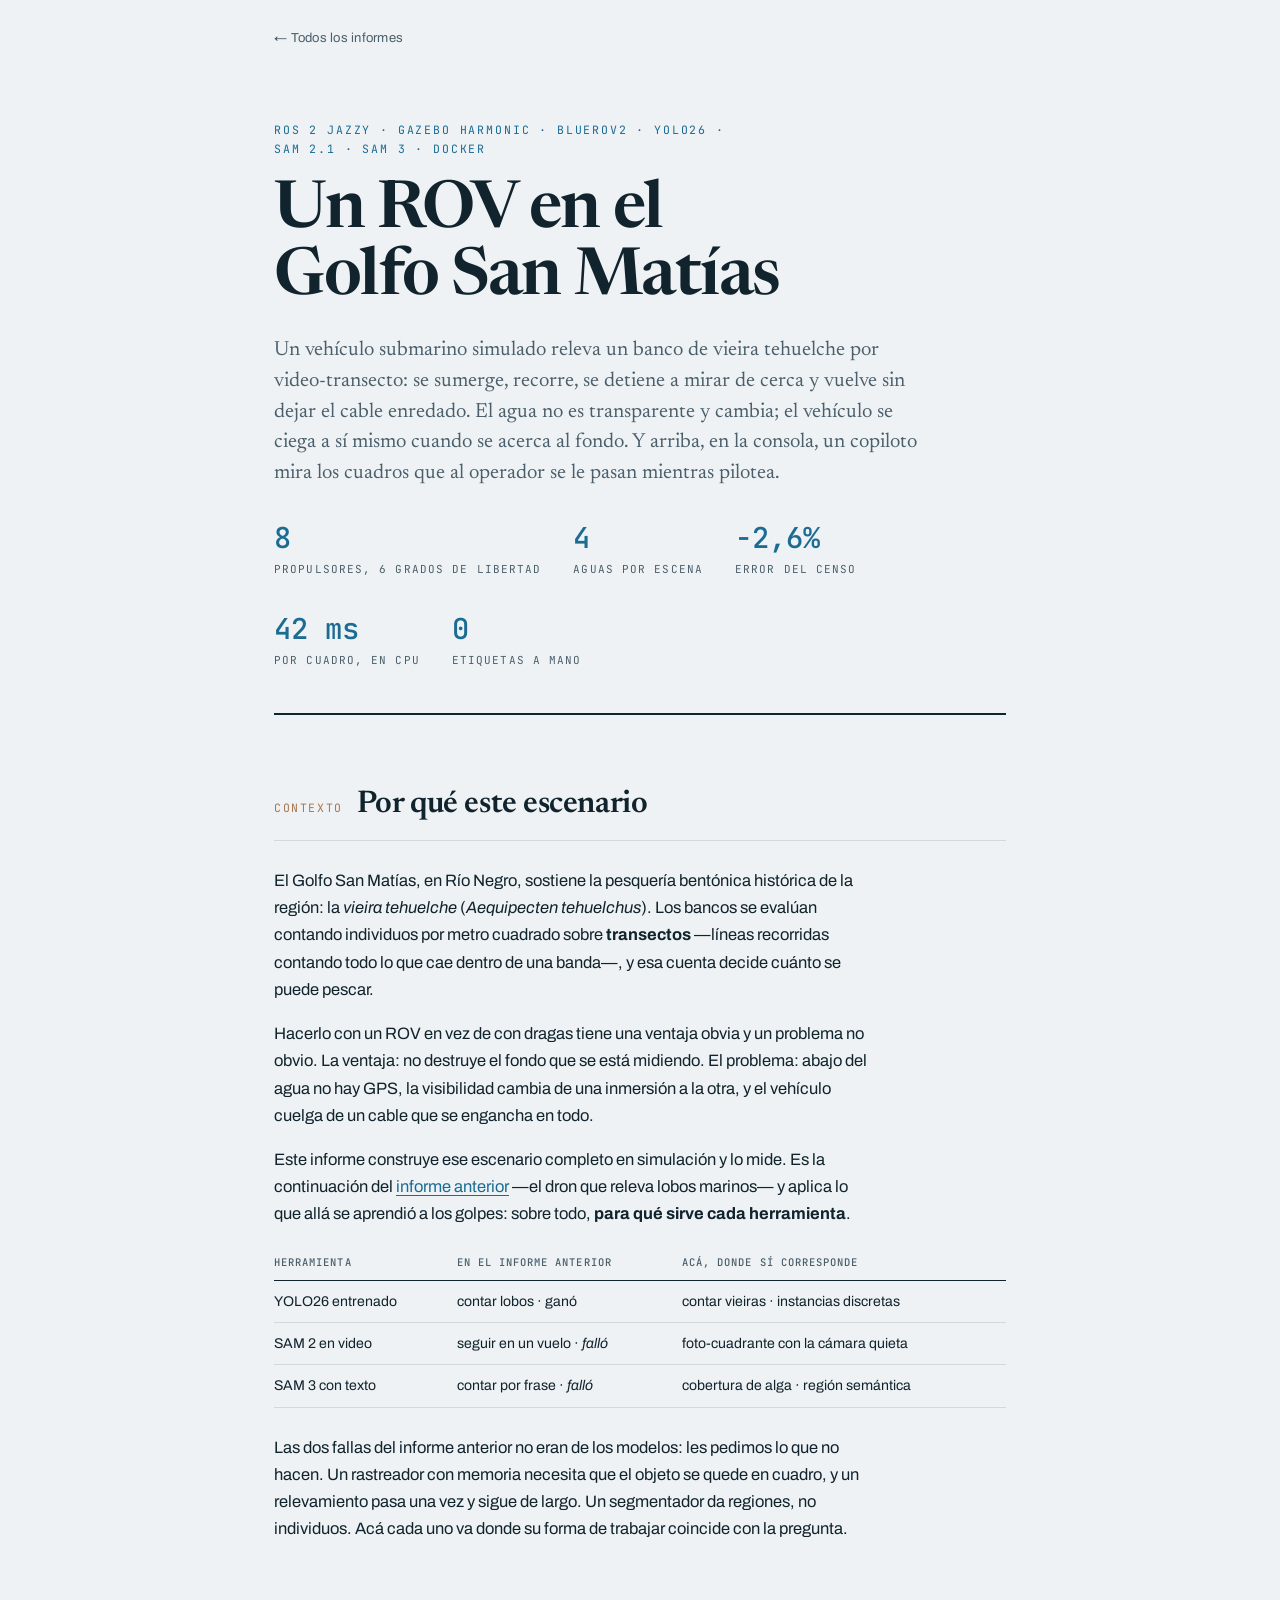
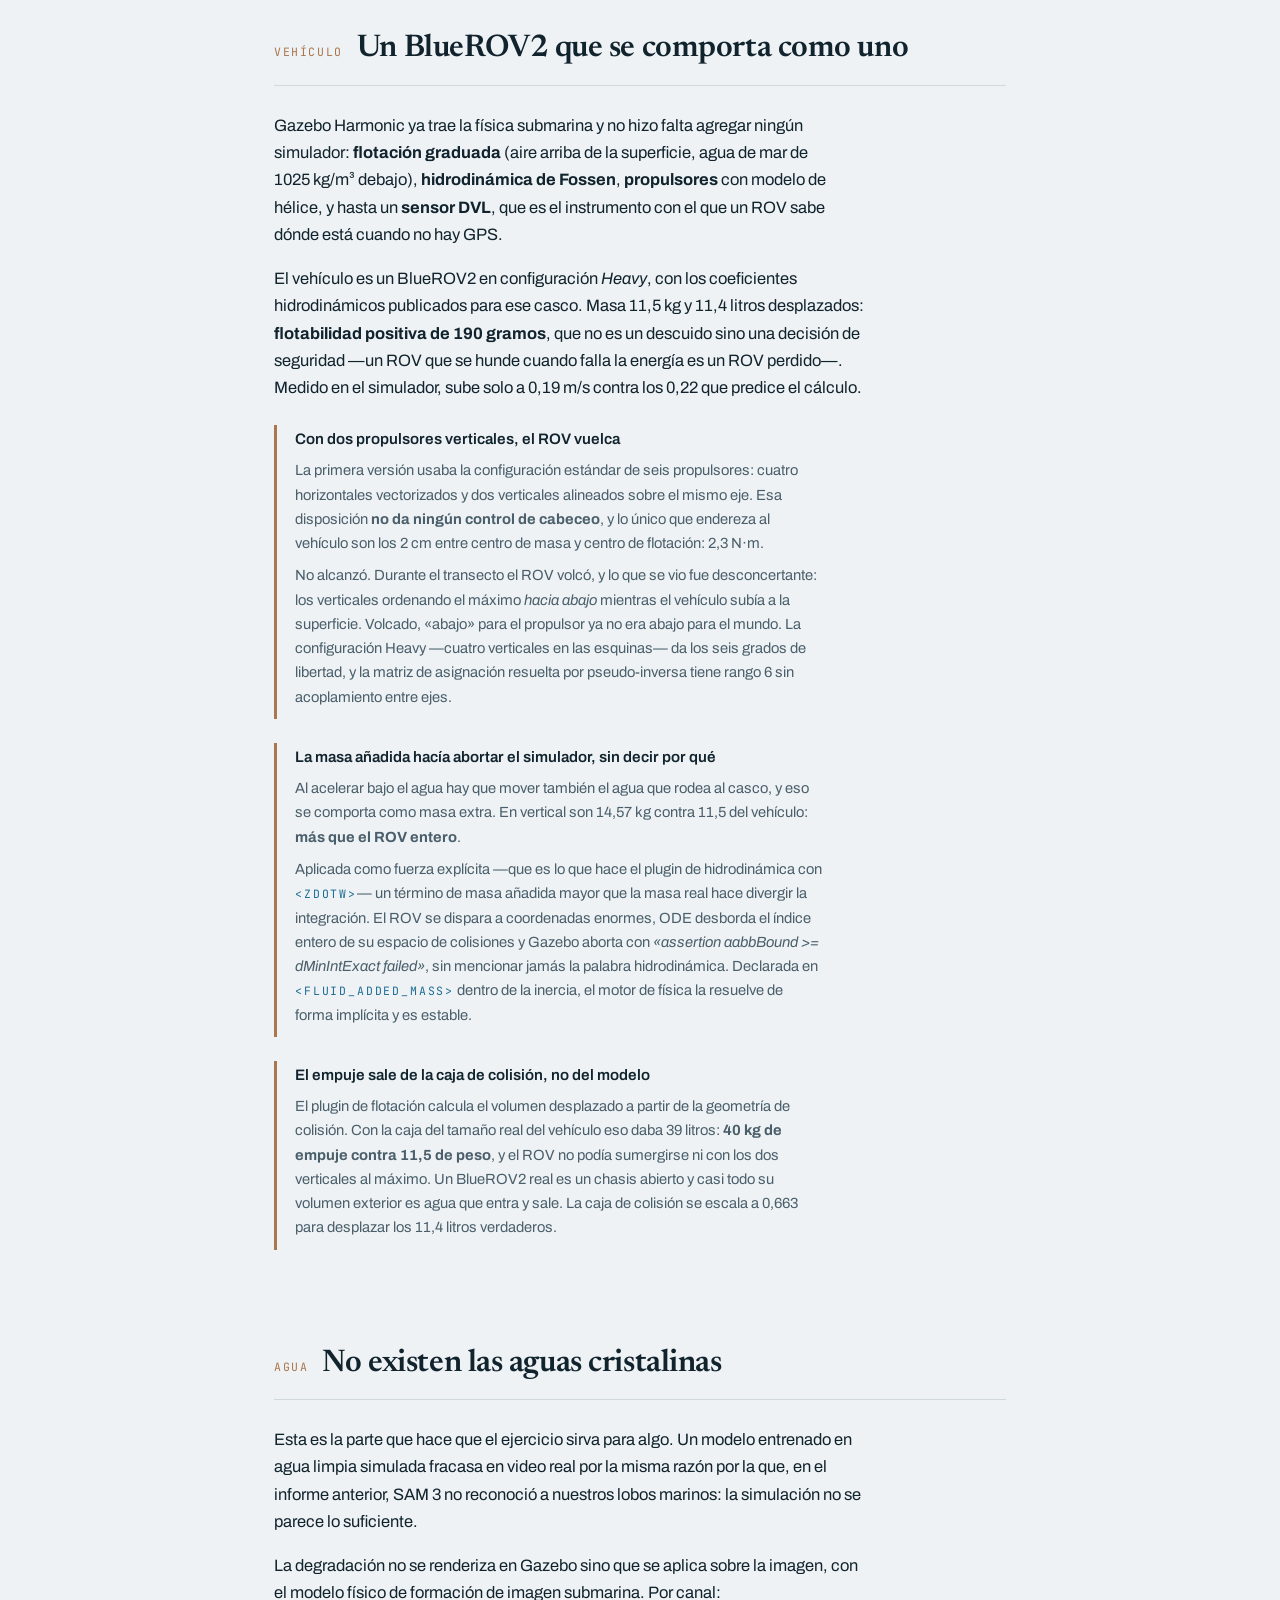
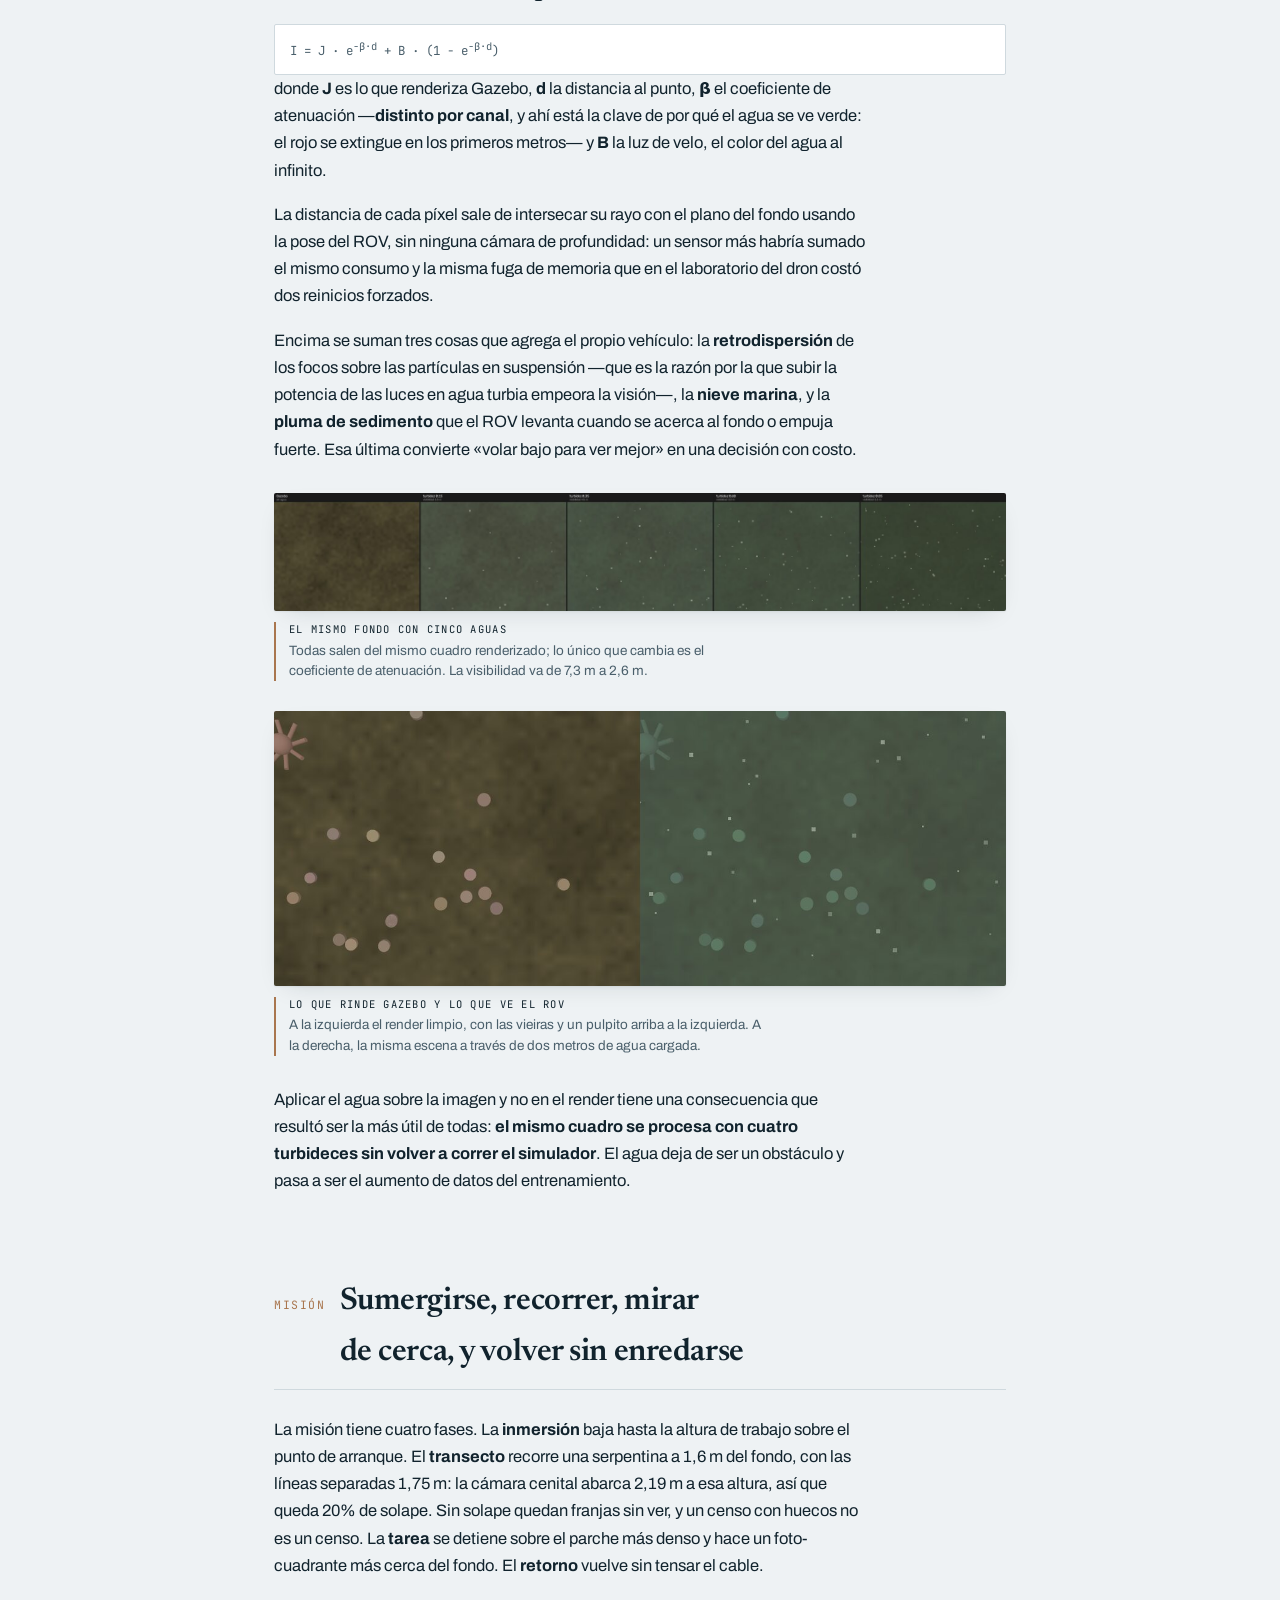
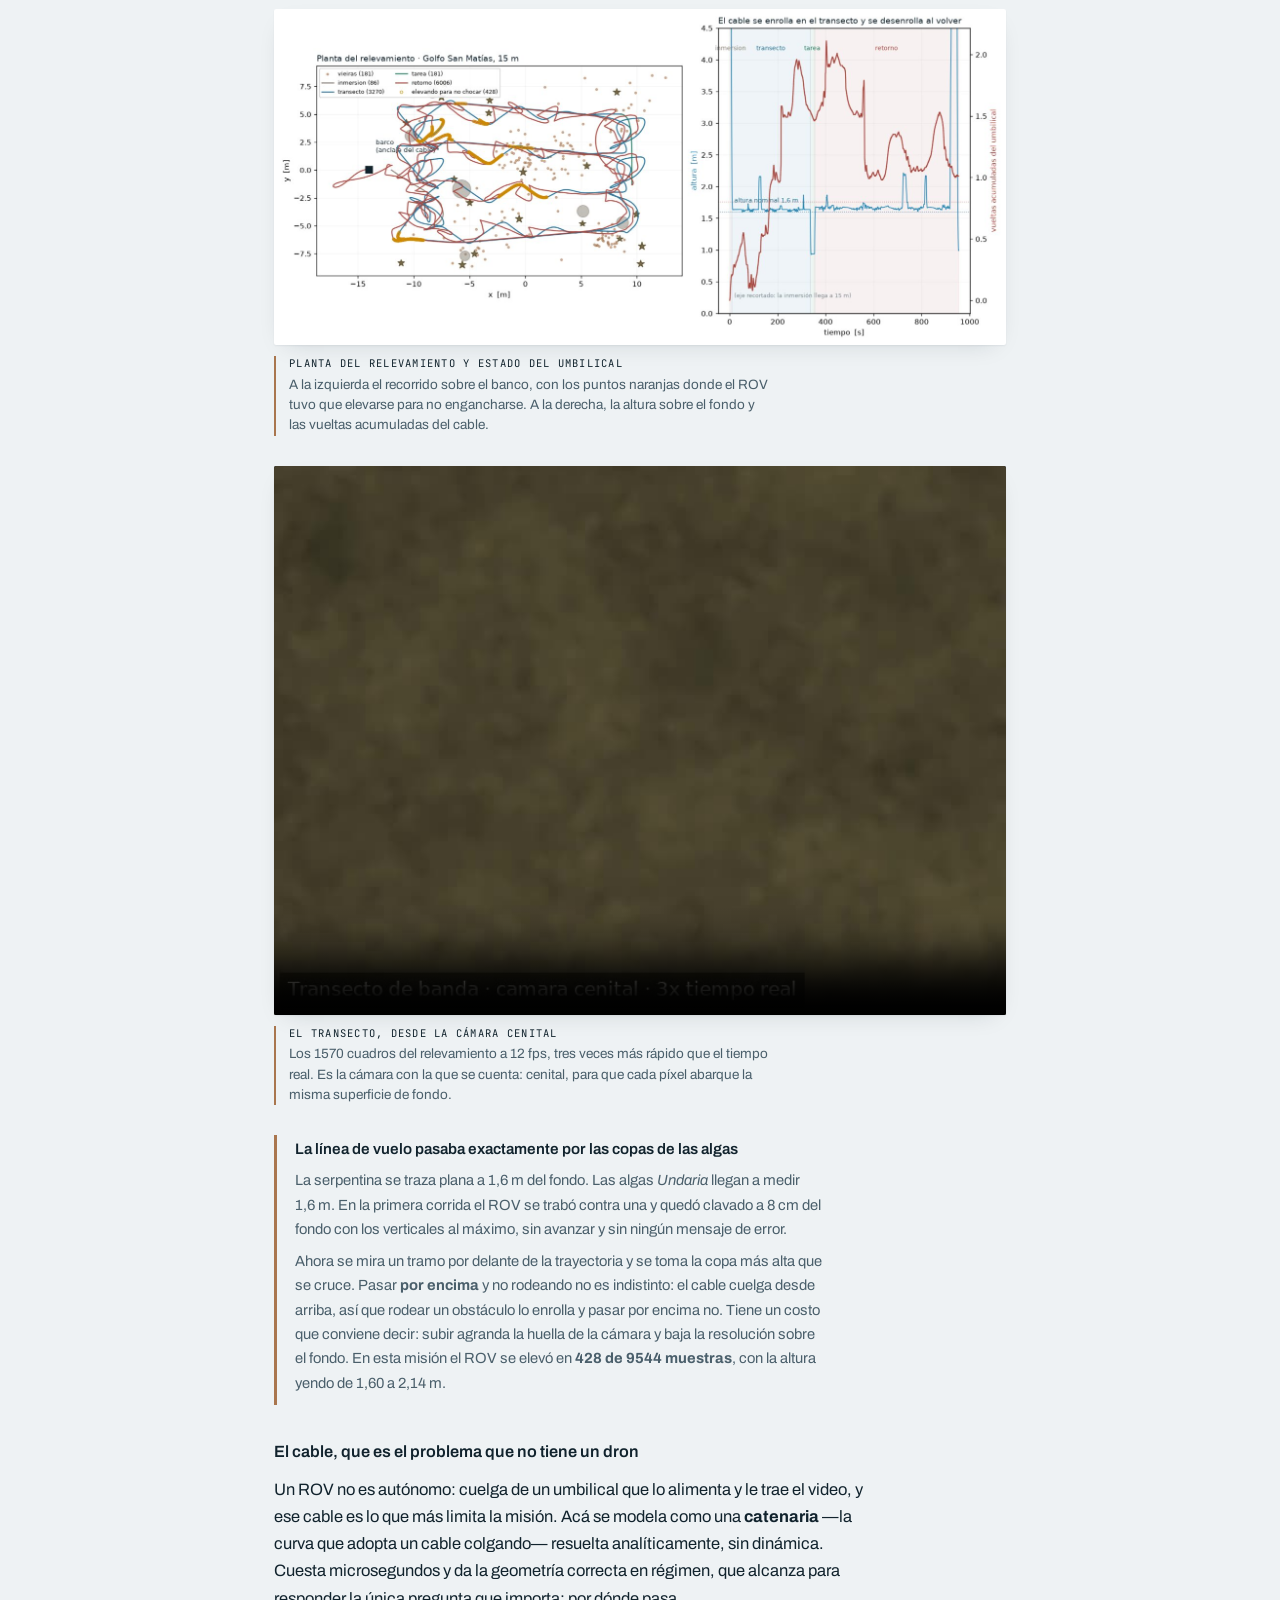
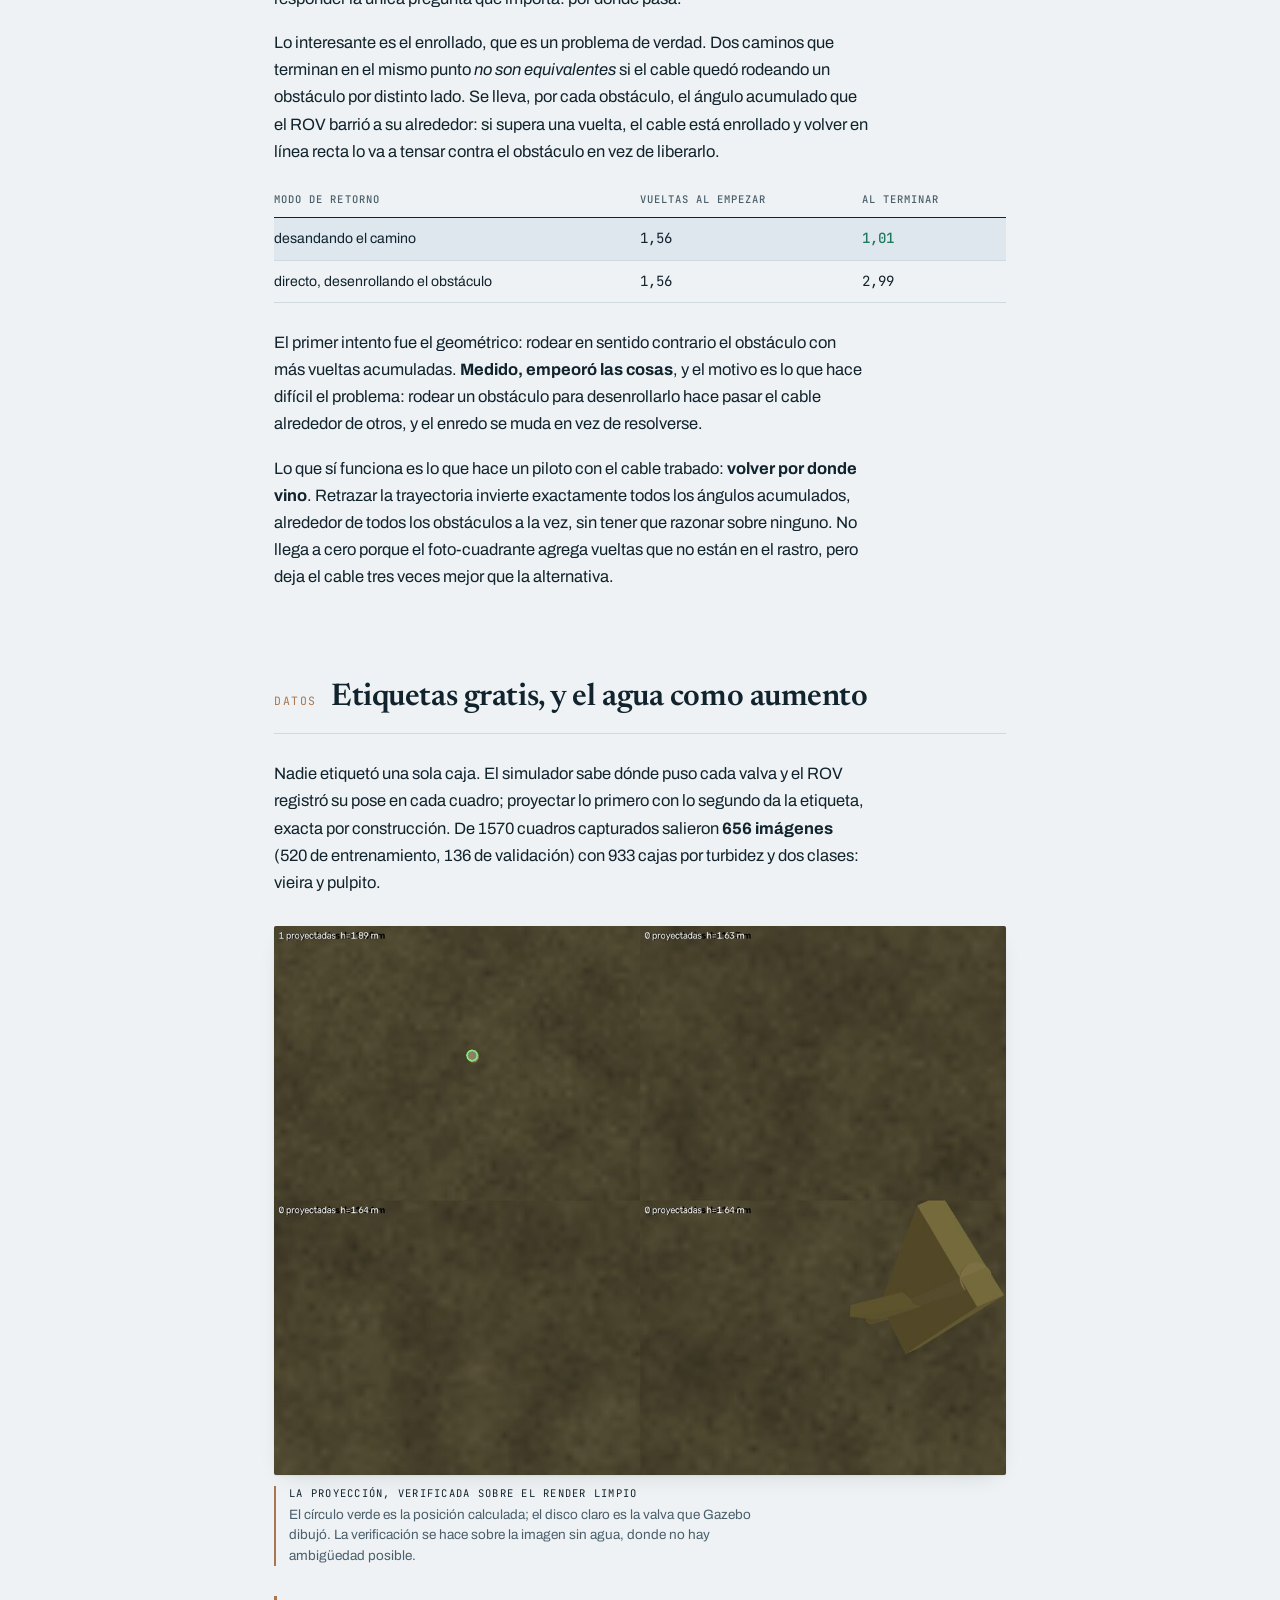
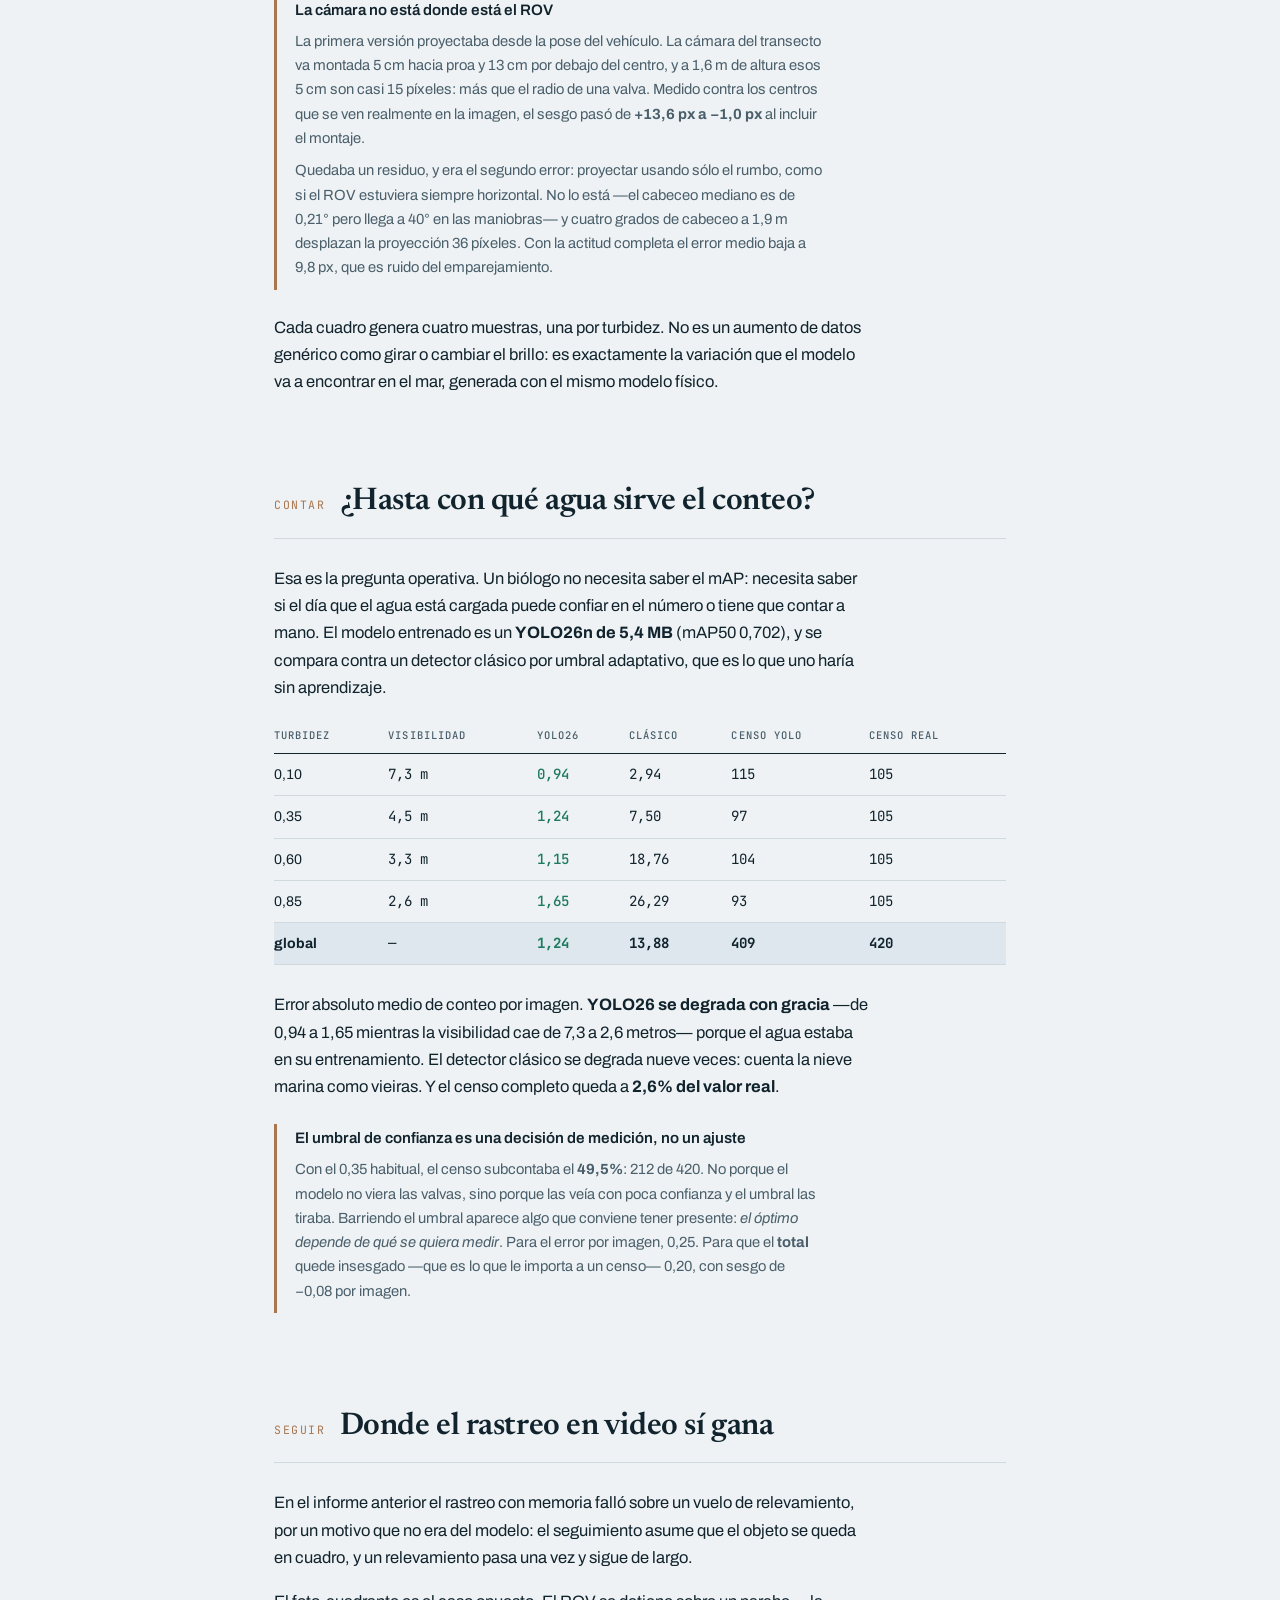
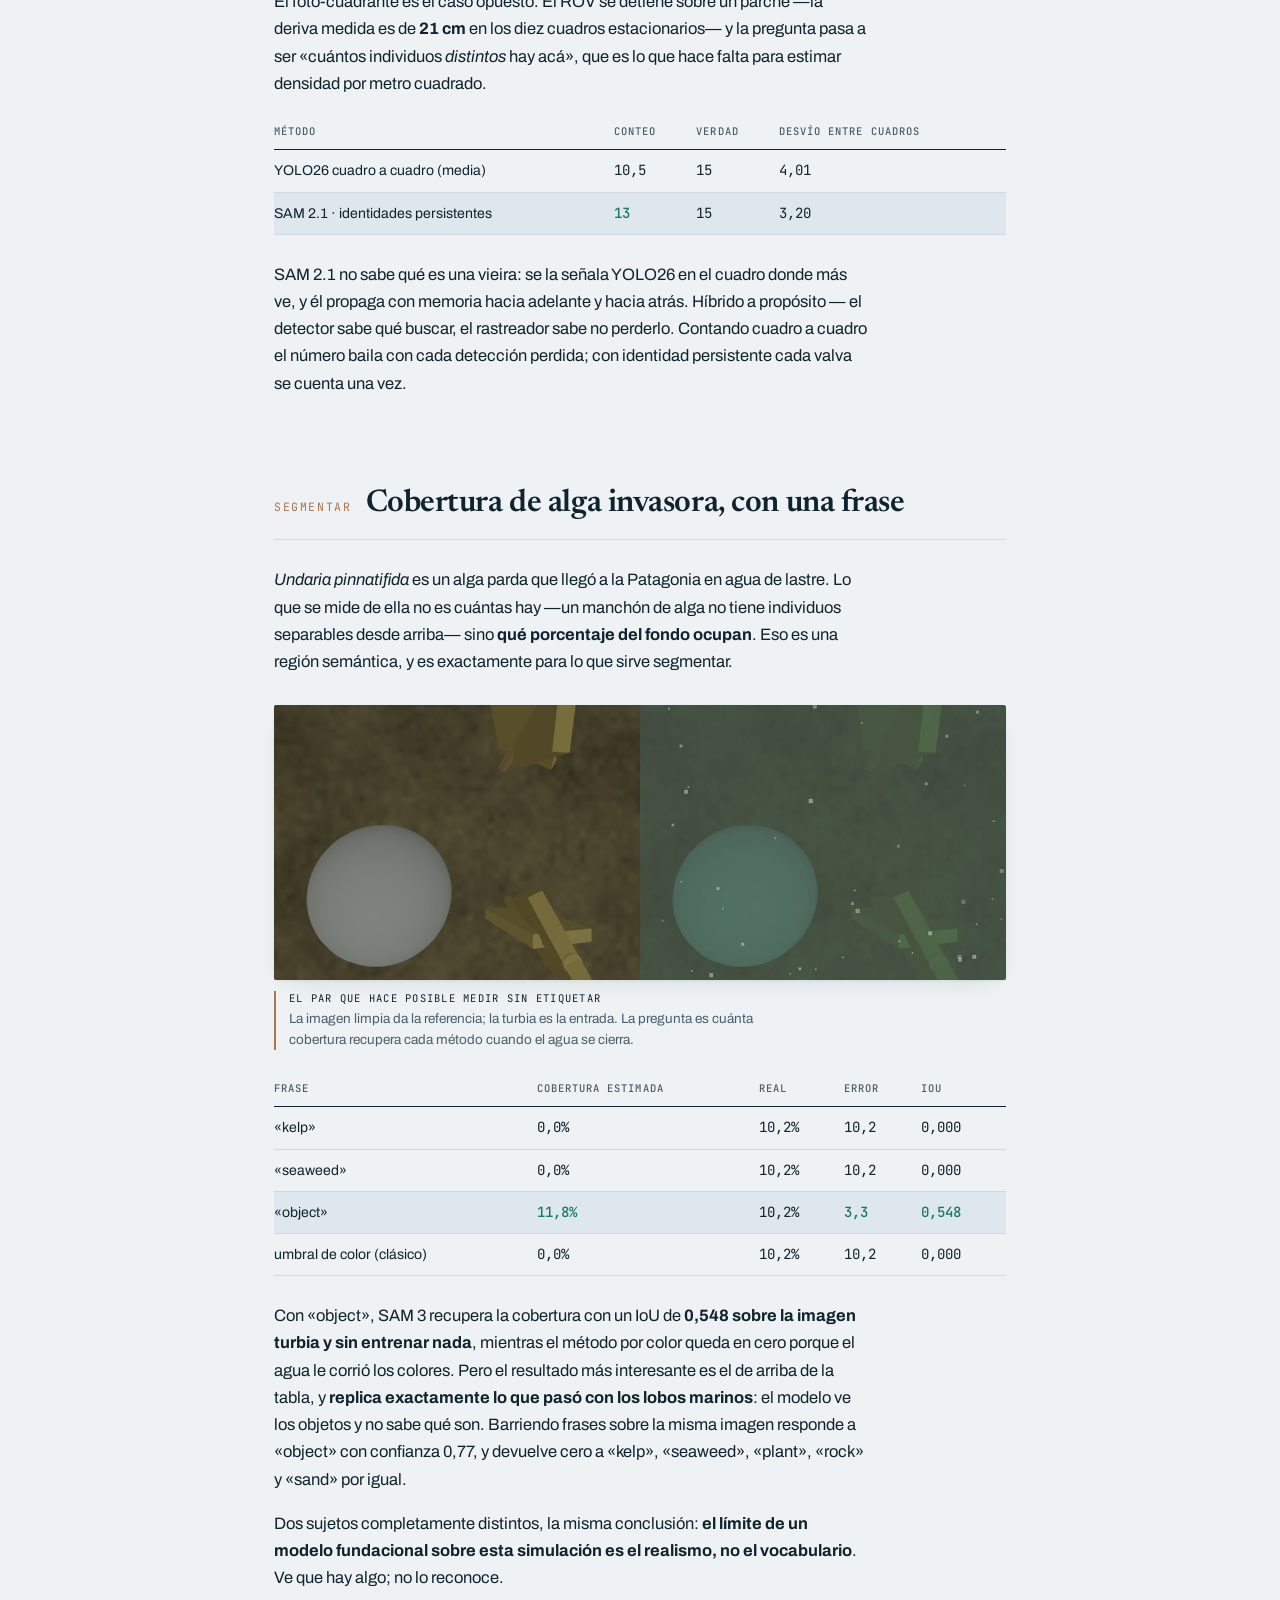
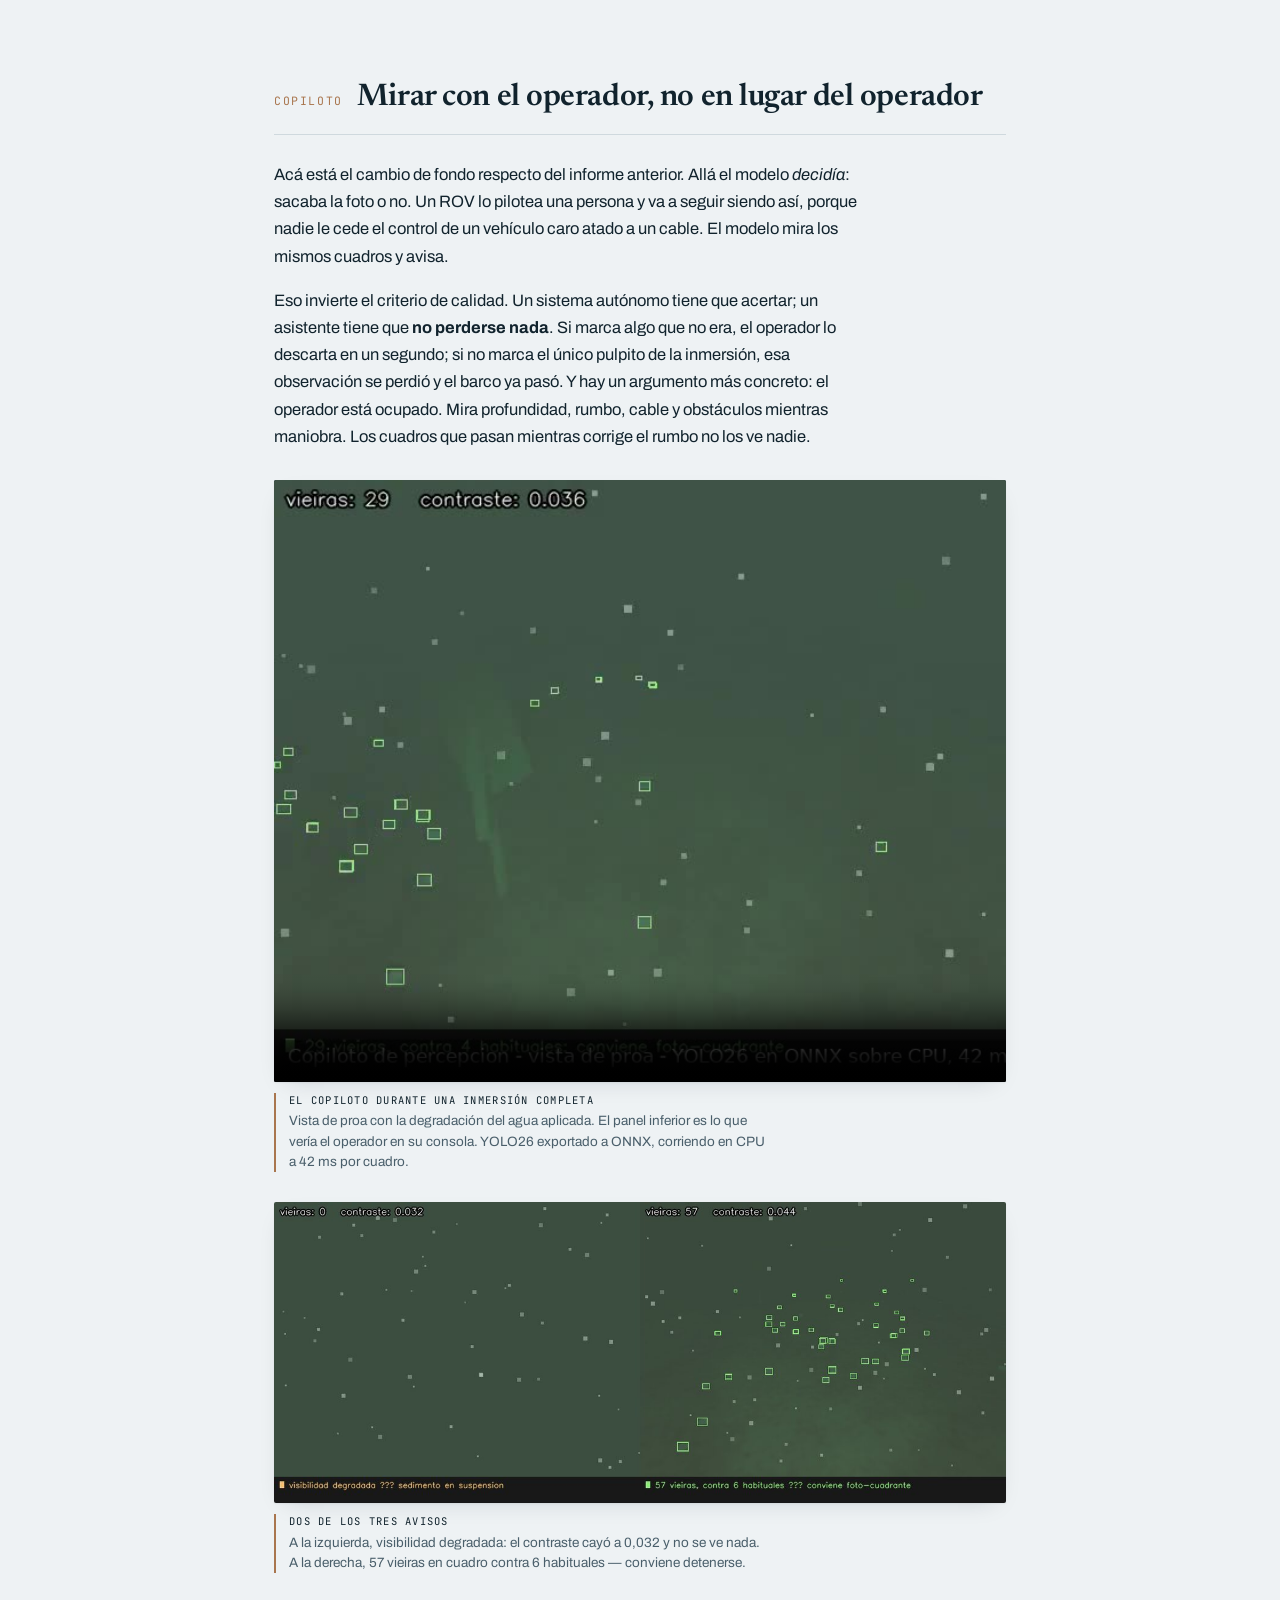
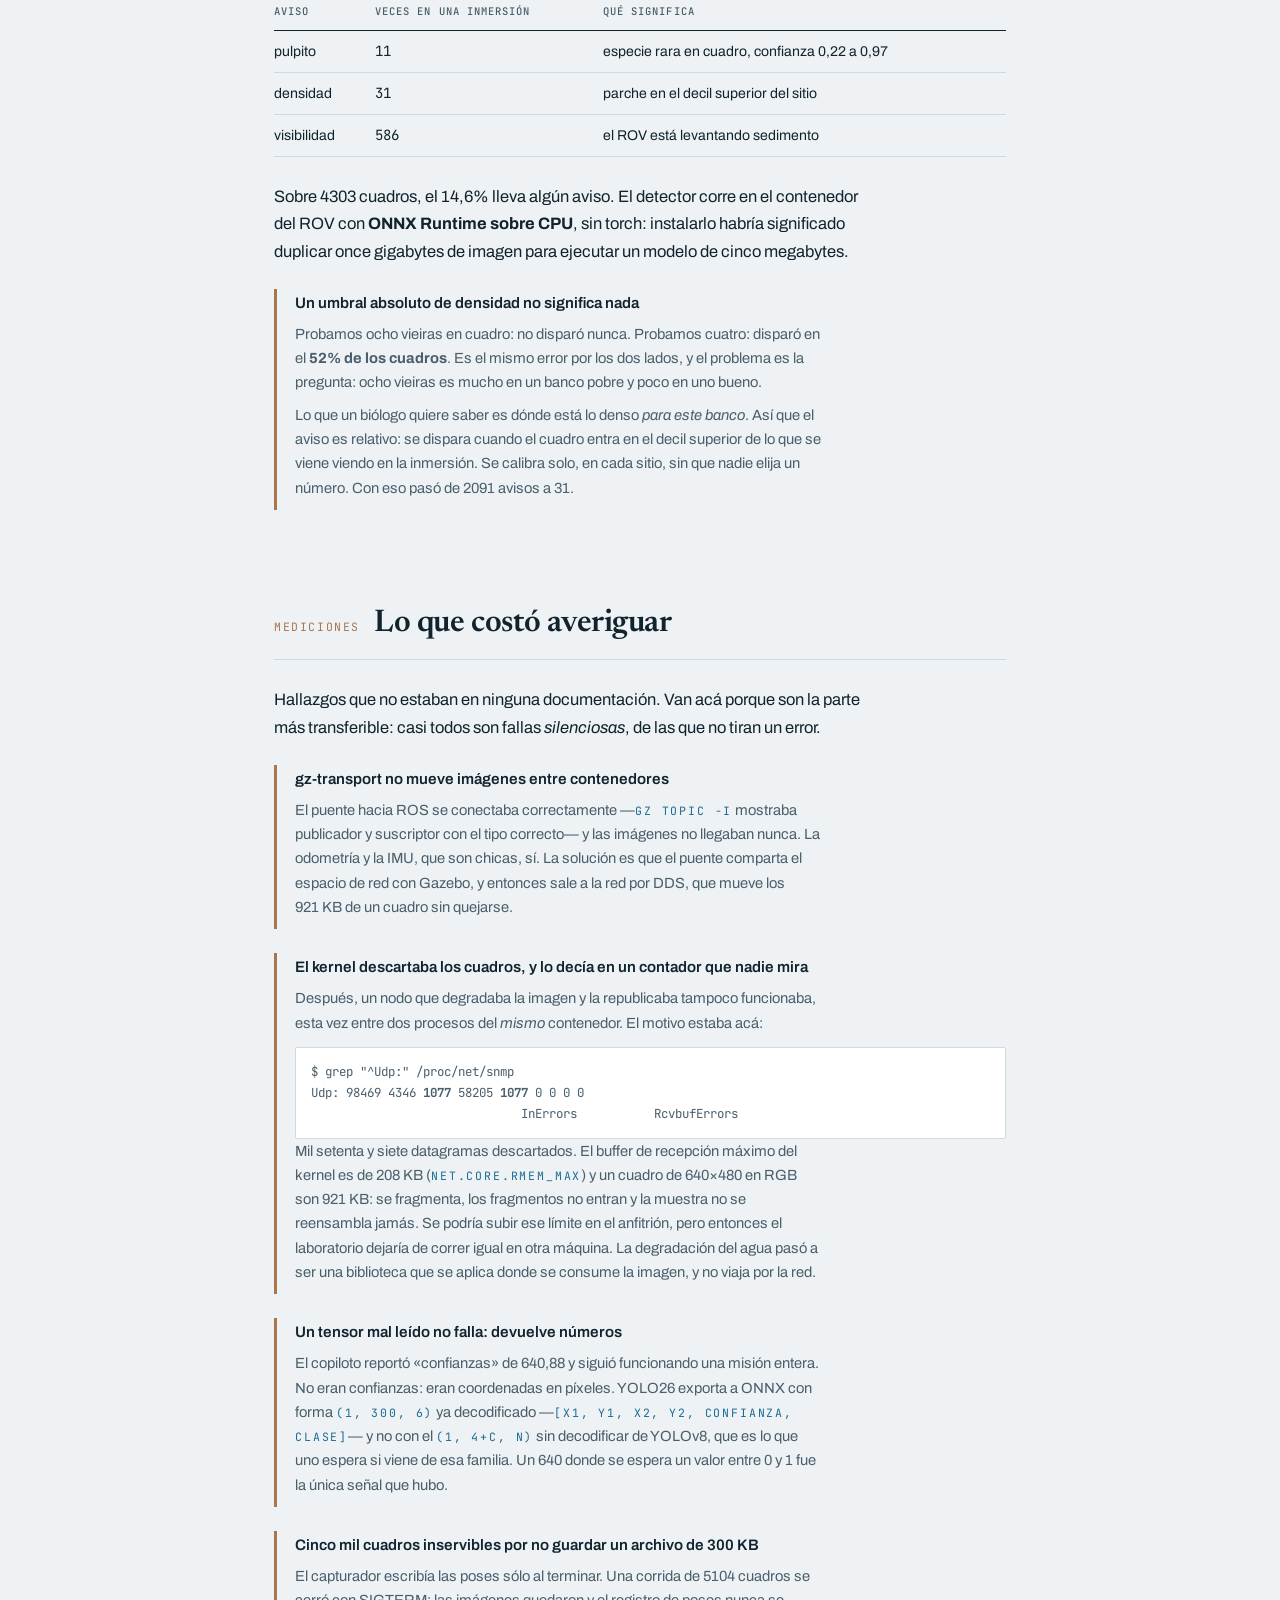
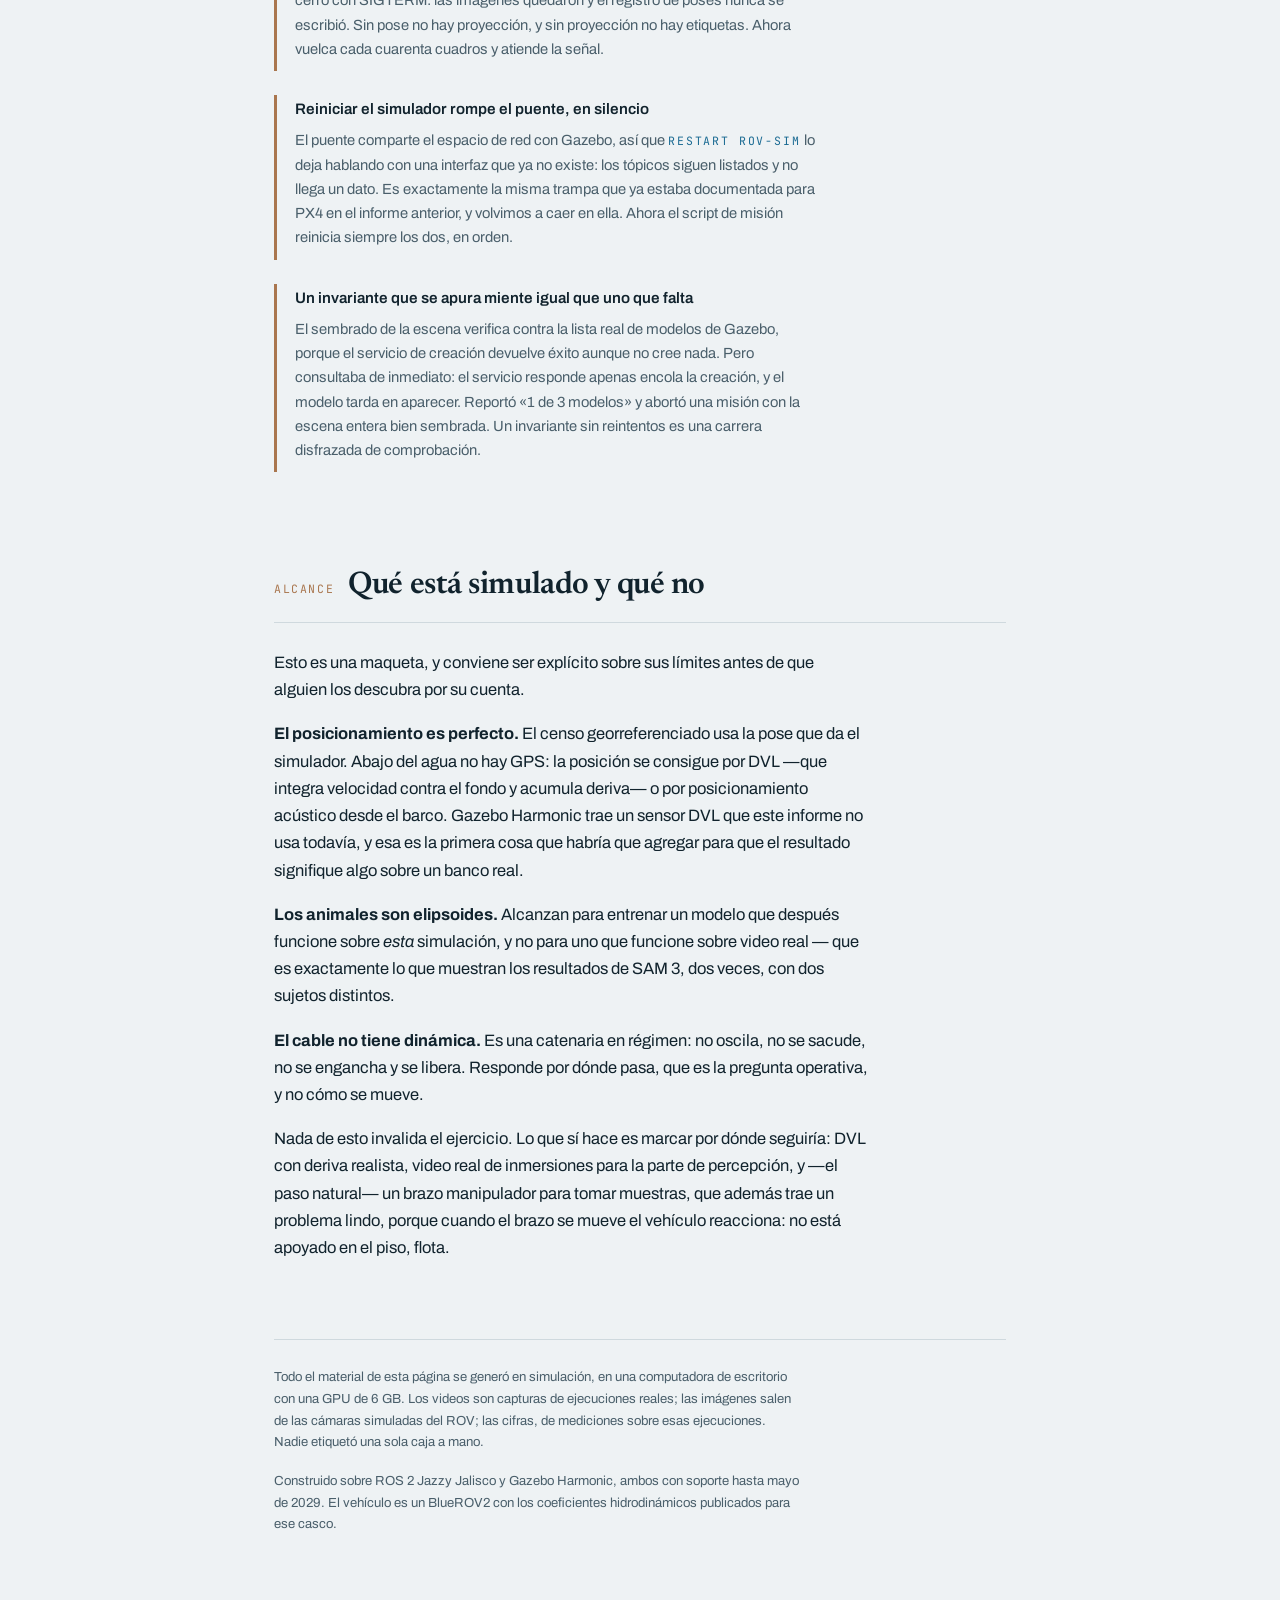
<file: docs/02-rov-golfo-san-matias/index.html>
<!doctype html>
<html lang="es">
<head>
<meta charset="utf-8">
<meta name="viewport" content="width=device-width, initial-scale=1">
<title>Un ROV en el Golfo San Matías · Informe 02</title>
<meta name="description" content="Un ROV BlueROV2 simulado releva un banco de vieira tehuelche en el Golfo San Matías: agua con visibilidad variable, cable umbilical que se enreda, y un copiloto de percepción que mira con el operador.">
<meta property="og:title" content="Un ROV en el Golfo San Matías">
<meta property="og:description" content="Un ROV BlueROV2 simulado releva un banco de vieira tehuelche en el Golfo San Matías: agua con visibilidad variable, cable umbilical que se enreda, y un copiloto de percepción que mira con el operador.">
<meta property="og:image" content="portada.jpg">
<meta property="og:type" content="article">
<link rel="preconnect" href="https://fonts.googleapis.com">
<link rel="preconnect" href="https://fonts.gstatic.com" crossorigin>
<link rel="stylesheet" href="https://fonts.googleapis.com/css2?family=Newsreader:ital,opsz,wght@0,6..72,400;0,600;1,6..72,400&family=Archivo:wght@400;500;600&family=JetBrains+Mono:wght@400;500&display=swap">
<link rel="stylesheet" href="../estilo.css">
</head>
<body>

<div class="hoja">

<p class="volver"><a href="../">&#8592; Todos los informes</a></p>

<header class="tapa">
  <p class="marca">ROS 2 Jazzy · Gazebo Harmonic · BlueROV2 · YOLO26 · SAM 2.1 · SAM 3 · Docker</p>
  <h1>Un ROV en el Golfo San Matías</h1>
  <p class="bajada">Un vehículo submarino simulado releva un banco de vieira tehuelche por video-transecto: se sumerge, recorre, se detiene a mirar de cerca y vuelve sin dejar el cable enredado. El agua no es transparente y cambia; el vehículo se ciega a sí mismo cuando se acerca al fondo. Y arriba, en la consola, un copiloto mira los cuadros que al operador se le pasan mientras pilotea.</p>
  <div class="cifras">
    <div class="cifra"><b>8</b><span>propulsores, 6 grados de libertad</span></div>
    <div class="cifra"><b>4</b><span>aguas por escena</span></div>
    <div class="cifra"><b>−2,6%</b><span>error del censo</span></div>
    <div class="cifra"><b>42 ms</b><span>por cuadro, en CPU</span></div>
    <div class="cifra"><b>0</b><span>etiquetas a mano</span></div>
  </div>
</header>

<section>
  <div class="etapa"><span class="num">Contexto</span><h2>Por qué este escenario</h2></div>
  <p>El Golfo San Matías, en Río Negro, sostiene la pesquería bentónica histórica de la región: la <em>vieira tehuelche</em> (<i>Aequipecten tehuelchus</i>). Los bancos se evalúan contando individuos por metro cuadrado sobre <strong>transectos</strong> —líneas recorridas contando todo lo que cae dentro de una banda—, y esa cuenta decide cuánto se puede pescar.</p>
  <p>Hacerlo con un ROV en vez de con dragas tiene una ventaja obvia y un problema no obvio. La ventaja: no destruye el fondo que se está midiendo. El problema: abajo del agua no hay GPS, la visibilidad cambia de una inmersión a la otra, y el vehículo cuelga de un cable que se engancha en todo.</p>
  <p>Este informe construye ese escenario completo en simulación y lo mide. Es la continuación del <a href="../01-laboratorio-ros2/">informe anterior</a> —el dron que releva lobos marinos— y aplica lo que allá se aprendió a los golpes: sobre todo, <strong>para qué sirve cada herramienta</strong>.</p>

  <div class="envoltorio"><table>
    <thead><tr><th>Herramienta</th><th>En el informe anterior</th><th>Acá, donde sí corresponde</th></tr></thead>
    <tbody>
      <tr><td>YOLO26 entrenado</td><td>contar lobos · ganó</td><td>contar vieiras · instancias discretas</td></tr>
      <tr><td>SAM 2 en video</td><td>seguir en un vuelo · <em>falló</em></td><td>foto-cuadrante con la cámara quieta</td></tr>
      <tr><td>SAM 3 con texto</td><td>contar por frase · <em>falló</em></td><td>cobertura de alga · región semántica</td></tr>
    </tbody>
  </table></div>
  <p>Las dos fallas del informe anterior no eran de los modelos: les pedimos lo que no hacen. Un rastreador con memoria necesita que el objeto se quede en cuadro, y un relevamiento pasa una vez y sigue de largo. Un segmentador da regiones, no individuos. Acá cada uno va donde su forma de trabajar coincide con la pregunta.</p>
</section>

<section>
  <div class="etapa"><span class="num">Vehículo</span><h2>Un BlueROV2 que se comporta como uno</h2></div>
  <p>Gazebo Harmonic ya trae la física submarina y no hizo falta agregar ningún simulador: <strong>flotación graduada</strong> (aire arriba de la superficie, agua de mar de 1025&nbsp;kg/m³ debajo), <strong>hidrodinámica de Fossen</strong>, <strong>propulsores</strong> con modelo de hélice, y hasta un <strong>sensor DVL</strong>, que es el instrumento con el que un ROV sabe dónde está cuando no hay GPS.</p>
  <p>El vehículo es un BlueROV2 en configuración <em>Heavy</em>, con los coeficientes hidrodinámicos publicados para ese casco. Masa 11,5&nbsp;kg y 11,4&nbsp;litros desplazados: <strong>flotabilidad positiva de 190 gramos</strong>, que no es un descuido sino una decisión de seguridad —un ROV que se hunde cuando falla la energía es un ROV perdido—. Medido en el simulador, sube solo a 0,19&nbsp;m/s contra los 0,22 que predice el cálculo.</p>

  <div class="hallazgo">
    <h4>Con dos propulsores verticales, el ROV vuelca</h4>
    <p>La primera versión usaba la configuración estándar de seis propulsores: cuatro horizontales vectorizados y dos verticales alineados sobre el mismo eje. Esa disposición <strong>no da ningún control de cabeceo</strong>, y lo único que endereza al vehículo son los 2&nbsp;cm entre centro de masa y centro de flotación: 2,3&nbsp;N·m.</p>
    <p>No alcanzó. Durante el transecto el ROV volcó, y lo que se vio fue desconcertante: los verticales ordenando el máximo <em>hacia abajo</em> mientras el vehículo subía a la superficie. Volcado, «abajo» para el propulsor ya no era abajo para el mundo. La configuración Heavy —cuatro verticales en las esquinas— da los seis grados de libertad, y la matriz de asignación resuelta por pseudo-inversa tiene rango 6 sin acoplamiento entre ejes.</p>
  </div>

  <div class="hallazgo">
    <h4>La masa añadida hacía abortar el simulador, sin decir por qué</h4>
    <p>Al acelerar bajo el agua hay que mover también el agua que rodea al casco, y eso se comporta como masa extra. En vertical son 14,57&nbsp;kg contra 11,5 del vehículo: <strong>más que el ROV entero</strong>.</p>
    <p>Aplicada como fuerza explícita —que es lo que hace el plugin de hidrodinámica con <span class="marca">&lt;zDotW&gt;</span>— un término de masa añadida mayor que la masa real hace divergir la integración. El ROV se dispara a coordenadas enormes, ODE desborda el índice entero de su espacio de colisiones y Gazebo aborta con <em>«assertion aabbBound &gt;= dMinIntExact failed»</em>, sin mencionar jamás la palabra hidrodinámica. Declarada en <span class="marca">&lt;fluid_added_mass&gt;</span> dentro de la inercia, el motor de física la resuelve de forma implícita y es estable.</p>
  </div>

  <div class="hallazgo">
    <h4>El empuje sale de la caja de colisión, no del modelo</h4>
    <p>El plugin de flotación calcula el volumen desplazado a partir de la geometría de colisión. Con la caja del tamaño real del vehículo eso daba 39 litros: <strong>40&nbsp;kg de empuje contra 11,5 de peso</strong>, y el ROV no podía sumergirse ni con los dos verticales al máximo. Un BlueROV2 real es un chasis abierto y casi todo su volumen exterior es agua que entra y sale. La caja de colisión se escala a 0,663 para desplazar los 11,4 litros verdaderos.</p>
  </div>
</section>

<section>
  <div class="etapa"><span class="num">Agua</span><h2>No existen las aguas cristalinas</h2></div>
  <p>Esta es la parte que hace que el ejercicio sirva para algo. Un modelo entrenado en agua limpia simulada fracasa en video real por la misma razón por la que, en el informe anterior, SAM 3 no reconoció a nuestros lobos marinos: la simulación no se parece lo suficiente.</p>
  <p>La degradación no se renderiza en Gazebo sino que se aplica sobre la imagen, con el modelo físico de formación de imagen submarina. Por canal:</p>
  <div class="consola">I = J · e<sup>−β·d</sup> + B · (1 − e<sup>−β·d</sup>)</div>
  <p>donde <b>J</b> es lo que renderiza Gazebo, <b>d</b> la distancia al punto, <b>β</b> el coeficiente de atenuación —<strong>distinto por canal</strong>, y ahí está la clave de por qué el agua se ve verde: el rojo se extingue en los primeros metros— y <b>B</b> la luz de velo, el color del agua al infinito.</p>
  <p>La distancia de cada píxel sale de intersecar su rayo con el plano del fondo usando la pose del ROV, sin ninguna cámara de profundidad: un sensor más habría sumado el mismo consumo y la misma fuga de memoria que en el laboratorio del dron costó dos reinicios forzados.</p>
  <p>Encima se suman tres cosas que agrega el propio vehículo: la <strong>retrodispersión</strong> de los focos sobre las partículas en suspensión —que es la razón por la que subir la potencia de las luces en agua turbia empeora la visión—, la <strong>nieve marina</strong>, y la <strong>pluma de sedimento</strong> que el ROV levanta cuando se acerca al fondo o empuja fuerte. Esa última convierte «volar bajo para ver mejor» en una decisión con costo.</p>

  <figure class="placa">
<img loading="lazy" decoding="async" src="medios/escalera-de-turbidez.jpg" alt="El mismo fondo con cinco aguas">
<figcaption><span class="rotulo">El mismo fondo con cinco aguas</span>Todas salen del mismo cuadro renderizado; lo único que cambia es el coeficiente de atenuación. La visibilidad va de 7,3&nbsp;m a 2,6&nbsp;m.</figcaption>
</figure>

  <figure class="placa">
<img loading="lazy" decoding="async" src="medios/render-limpio-y-agua.jpg" alt="Lo que rinde Gazebo y lo que ve el ROV">
<figcaption><span class="rotulo">Lo que rinde Gazebo y lo que ve el ROV</span>A la izquierda el render limpio, con las vieiras y un pulpito arriba a la izquierda. A la derecha, la misma escena a través de dos metros de agua cargada.</figcaption>
</figure>

  <p>Aplicar el agua sobre la imagen y no en el render tiene una consecuencia que resultó ser la más útil de todas: <strong>el mismo cuadro se procesa con cuatro turbideces sin volver a correr el simulador</strong>. El agua deja de ser un obstáculo y pasa a ser el aumento de datos del entrenamiento.</p>
</section>

<section>
  <div class="etapa"><span class="num">Misión</span><h2>Sumergirse, recorrer, mirar de cerca, y volver sin enredarse</h2></div>
  <p>La misión tiene cuatro fases. La <strong>inmersión</strong> baja hasta la altura de trabajo sobre el punto de arranque. El <strong>transecto</strong> recorre una serpentina a 1,6&nbsp;m del fondo, con las líneas separadas 1,75&nbsp;m: la cámara cenital abarca 2,19&nbsp;m a esa altura, así que queda 20% de solape. Sin solape quedan franjas sin ver, y un censo con huecos no es un censo. La <strong>tarea</strong> se detiene sobre el parche más denso y hace un foto-cuadrante más cerca del fondo. El <strong>retorno</strong> vuelve sin tensar el cable.</p>

  <figure class="placa">
<img loading="lazy" decoding="async" src="medios/planta-de-la-mision.jpg" alt="Planta del relevamiento y estado del umbilical">
<figcaption><span class="rotulo">Planta del relevamiento y estado del umbilical</span>A la izquierda el recorrido sobre el banco, con los puntos naranjas donde el ROV tuvo que elevarse para no engancharse. A la derecha, la altura sobre el fondo y las vueltas acumuladas del cable.</figcaption>
</figure>

  <figure class="placa">
<video controls playsinline preload="none" poster="medios/transecto-camara-cenital-cartel.jpg">
  <source src="medios/transecto-camara-cenital.mp4" type="video/mp4">
</video>
<figcaption><span class="rotulo">El transecto, desde la cámara cenital</span>Los 1570 cuadros del relevamiento a 12 fps, tres veces más rápido que el tiempo real. Es la cámara con la que se cuenta: cenital, para que cada píxel abarque la misma superficie de fondo.</figcaption>
</figure>

  <div class="hallazgo">
    <h4>La línea de vuelo pasaba exactamente por las copas de las algas</h4>
    <p>La serpentina se traza plana a 1,6&nbsp;m del fondo. Las algas <i>Undaria</i> llegan a medir 1,6&nbsp;m. En la primera corrida el ROV se trabó contra una y quedó clavado a 8&nbsp;cm del fondo con los verticales al máximo, sin avanzar y sin ningún mensaje de error.</p>
    <p>Ahora se mira un tramo por delante de la trayectoria y se toma la copa más alta que se cruce. Pasar <strong>por encima</strong> y no rodeando no es indistinto: el cable cuelga desde arriba, así que rodear un obstáculo lo enrolla y pasar por encima no. Tiene un costo que conviene decir: subir agranda la huella de la cámara y baja la resolución sobre el fondo. En esta misión el ROV se elevó en <strong>428 de 9544 muestras</strong>, con la altura yendo de 1,60 a 2,14&nbsp;m.</p>
  </div>

  <h3>El cable, que es el problema que no tiene un dron</h3>
  <p>Un ROV no es autónomo: cuelga de un umbilical que lo alimenta y le trae el video, y ese cable es lo que más limita la misión. Acá se modela como una <strong>catenaria</strong> —la curva que adopta un cable colgando— resuelta analíticamente, sin dinámica. Cuesta microsegundos y da la geometría correcta en régimen, que alcanza para responder la única pregunta que importa: por dónde pasa.</p>
  <p>Lo interesante es el enrollado, que es un problema de verdad. Dos caminos que terminan en el mismo punto <em>no son equivalentes</em> si el cable quedó rodeando un obstáculo por distinto lado. Se lleva, por cada obstáculo, el ángulo acumulado que el ROV barrió a su alrededor: si supera una vuelta, el cable está enrollado y volver en línea recta lo va a tensar contra el obstáculo en vez de liberarlo.</p>

  <div class="envoltorio"><table>
    <thead><tr><th>Modo de retorno</th><th>Vueltas al empezar</th><th>Al terminar</th></tr></thead>
    <tbody>
      <tr class="destaque"><td>desandando el camino</td><td class="n">1,56</td><td class="n gana">1,01</td></tr>
      <tr><td>directo, desenrollando el obstáculo</td><td class="n">1,56</td><td class="n">2,99</td></tr>
    </tbody>
  </table></div>

  <p>El primer intento fue el geométrico: rodear en sentido contrario el obstáculo con más vueltas acumuladas. <strong>Medido, empeoró las cosas</strong>, y el motivo es lo que hace difícil el problema: rodear un obstáculo para desenrollarlo hace pasar el cable alrededor de otros, y el enredo se muda en vez de resolverse.</p>
  <p>Lo que sí funciona es lo que hace un piloto con el cable trabado: <strong>volver por donde vino</strong>. Retrazar la trayectoria invierte exactamente todos los ángulos acumulados, alrededor de todos los obstáculos a la vez, sin tener que razonar sobre ninguno. No llega a cero porque el foto-cuadrante agrega vueltas que no están en el rastro, pero deja el cable tres veces mejor que la alternativa.</p>
</section>

<section>
  <div class="etapa"><span class="num">Datos</span><h2>Etiquetas gratis, y el agua como aumento</h2></div>
  <p>Nadie etiquetó una sola caja. El simulador sabe dónde puso cada valva y el ROV registró su pose en cada cuadro; proyectar lo primero con lo segundo da la etiqueta, exacta por construcción. De 1570 cuadros capturados salieron <strong>656 imágenes</strong> (520 de entrenamiento, 136 de validación) con 933 cajas por turbidez y dos clases: vieira y pulpito.</p>

  <figure class="placa">
<img loading="lazy" decoding="async" src="medios/etiquetas-proyectadas.jpg" alt="La proyección, verificada sobre el render limpio">
<figcaption><span class="rotulo">La proyección, verificada sobre el render limpio</span>El círculo verde es la posición calculada; el disco claro es la valva que Gazebo dibujó. La verificación se hace sobre la imagen sin agua, donde no hay ambigüedad posible.</figcaption>
</figure>

  <div class="hallazgo">
    <h4>La cámara no está donde está el ROV</h4>
    <p>La primera versión proyectaba desde la pose del vehículo. La cámara del transecto va montada 5&nbsp;cm hacia proa y 13&nbsp;cm por debajo del centro, y a 1,6&nbsp;m de altura esos 5&nbsp;cm son casi 15 píxeles: más que el radio de una valva. Medido contra los centros que se ven realmente en la imagen, el sesgo pasó de <strong>+13,6 px a −1,0 px</strong> al incluir el montaje.</p>
    <p>Quedaba un residuo, y era el segundo error: proyectar usando sólo el rumbo, como si el ROV estuviera siempre horizontal. No lo está —el cabeceo mediano es de 0,21° pero llega a 40° en las maniobras— y cuatro grados de cabeceo a 1,9&nbsp;m desplazan la proyección 36 píxeles. Con la actitud completa el error medio baja a 9,8 px, que es ruido del emparejamiento.</p>
  </div>

  <p>Cada cuadro genera cuatro muestras, una por turbidez. No es un aumento de datos genérico como girar o cambiar el brillo: es exactamente la variación que el modelo va a encontrar en el mar, generada con el mismo modelo físico.</p>
</section>

<section>
  <div class="etapa"><span class="num">Contar</span><h2>¿Hasta con qué agua sirve el conteo?</h2></div>
  <p>Esa es la pregunta operativa. Un biólogo no necesita saber el mAP: necesita saber si el día que el agua está cargada puede confiar en el número o tiene que contar a mano. El modelo entrenado es un <strong>YOLO26n de 5,4&nbsp;MB</strong> (mAP50 0,702), y se compara contra un detector clásico por umbral adaptativo, que es lo que uno haría sin aprendizaje.</p>

  <div class="envoltorio"><table>
    <thead><tr><th>Turbidez</th><th>Visibilidad</th><th>YOLO26</th><th>Clásico</th><th>Censo YOLO</th><th>Censo real</th></tr></thead>
    <tbody>
      <tr><td>0,10</td><td class="n">7,3 m</td><td class="n gana">0,94</td><td class="n">2,94</td><td class="n">115</td><td class="n">105</td></tr>
      <tr><td>0,35</td><td class="n">4,5 m</td><td class="n gana">1,24</td><td class="n">7,50</td><td class="n">97</td><td class="n">105</td></tr>
      <tr><td>0,60</td><td class="n">3,3 m</td><td class="n gana">1,15</td><td class="n">18,76</td><td class="n">104</td><td class="n">105</td></tr>
      <tr><td>0,85</td><td class="n">2,6 m</td><td class="n gana">1,65</td><td class="n">26,29</td><td class="n">93</td><td class="n">105</td></tr>
      <tr class="destaque"><td><b>global</b></td><td class="n">—</td><td class="n gana"><b>1,24</b></td><td class="n"><b>13,88</b></td><td class="n"><b>409</b></td><td class="n"><b>420</b></td></tr>
    </tbody>
  </table></div>
  <p>Error absoluto medio de conteo por imagen. <strong>YOLO26 se degrada con gracia</strong> —de 0,94 a 1,65 mientras la visibilidad cae de 7,3 a 2,6 metros— porque el agua estaba en su entrenamiento. El detector clásico se degrada nueve veces: cuenta la nieve marina como vieiras. Y el censo completo queda a <strong>2,6% del valor real</strong>.</p>

  <div class="hallazgo">
    <h4>El umbral de confianza es una decisión de medición, no un ajuste</h4>
    <p>Con el 0,35 habitual, el censo subcontaba el <strong>49,5%</strong>: 212 de 420. No porque el modelo no viera las valvas, sino porque las veía con poca confianza y el umbral las tiraba. Barriendo el umbral aparece algo que conviene tener presente: <em>el óptimo depende de qué se quiera medir</em>. Para el error por imagen, 0,25. Para que el <strong>total</strong> quede insesgado —que es lo que le importa a un censo— 0,20, con sesgo de −0,08 por imagen.</p>
  </div>
</section>

<section>
  <div class="etapa"><span class="num">Seguir</span><h2>Donde el rastreo en video sí gana</h2></div>
  <p>En el informe anterior el rastreo con memoria falló sobre un vuelo de relevamiento, por un motivo que no era del modelo: el seguimiento asume que el objeto se queda en cuadro, y un relevamiento pasa una vez y sigue de largo.</p>
  <p>El foto-cuadrante es el caso opuesto. El ROV se detiene sobre un parche —la deriva medida es de <strong>21&nbsp;cm</strong> en los diez cuadros estacionarios— y la pregunta pasa a ser «cuántos individuos <em>distintos</em> hay acá», que es lo que hace falta para estimar densidad por metro cuadrado.</p>

  <div class="envoltorio"><table>
    <thead><tr><th>Método</th><th>Conteo</th><th>Verdad</th><th>Desvío entre cuadros</th></tr></thead>
    <tbody>
      <tr><td>YOLO26 cuadro a cuadro (media)</td><td class="n">10,5</td><td class="n">15</td><td class="n">4,01</td></tr>
      <tr class="destaque"><td>SAM 2.1 · identidades persistentes</td><td class="n gana">13</td><td class="n">15</td><td class="n">3,20</td></tr>
    </tbody>
  </table></div>
  <p>SAM 2.1 no sabe qué es una vieira: se la señala YOLO26 en el cuadro donde más ve, y él propaga con memoria hacia adelante y hacia atrás. Híbrido a propósito — el detector sabe qué buscar, el rastreador sabe no perderlo. Contando cuadro a cuadro el número baila con cada detección perdida; con identidad persistente cada valva se cuenta una vez.</p>
</section>

<section>
  <div class="etapa"><span class="num">Segmentar</span><h2>Cobertura de alga invasora, con una frase</h2></div>
  <p><i>Undaria pinnatifida</i> es un alga parda que llegó a la Patagonia en agua de lastre. Lo que se mide de ella no es cuántas hay —un manchón de alga no tiene individuos separables desde arriba— sino <strong>qué porcentaje del fondo ocupan</strong>. Eso es una región semántica, y es exactamente para lo que sirve segmentar.</p>

  <figure class="placa">
<img loading="lazy" decoding="async" src="medios/alga-limpia-y-turbia.jpg" alt="El par que hace posible medir sin etiquetar">
<figcaption><span class="rotulo">El par que hace posible medir sin etiquetar</span>La imagen limpia da la referencia; la turbia es la entrada. La pregunta es cuánta cobertura recupera cada método cuando el agua se cierra.</figcaption>
</figure>

  <div class="envoltorio"><table>
    <thead><tr><th>Frase</th><th>Cobertura estimada</th><th>Real</th><th>Error</th><th>IoU</th></tr></thead>
    <tbody>
      <tr><td>«kelp»</td><td class="n">0,0%</td><td class="n">10,2%</td><td class="n">10,2</td><td class="n">0,000</td></tr>
      <tr><td>«seaweed»</td><td class="n">0,0%</td><td class="n">10,2%</td><td class="n">10,2</td><td class="n">0,000</td></tr>
      <tr class="destaque"><td>«object»</td><td class="n gana">11,8%</td><td class="n">10,2%</td><td class="n gana">3,3</td><td class="n gana">0,548</td></tr>
      <tr><td>umbral de color (clásico)</td><td class="n">0,0%</td><td class="n">10,2%</td><td class="n">10,2</td><td class="n">0,000</td></tr>
    </tbody>
  </table></div>

  <p>Con «object», SAM 3 recupera la cobertura con un IoU de <strong>0,548 sobre la imagen turbia y sin entrenar nada</strong>, mientras el método por color queda en cero porque el agua le corrió los colores. Pero el resultado más interesante es el de arriba de la tabla, y <strong>replica exactamente lo que pasó con los lobos marinos</strong>: el modelo ve los objetos y no sabe qué son. Barriendo frases sobre la misma imagen responde a «object» con confianza 0,77, y devuelve cero a «kelp», «seaweed», «plant», «rock» y «sand» por igual.</p>
  <p>Dos sujetos completamente distintos, la misma conclusión: <strong>el límite de un modelo fundacional sobre esta simulación es el realismo, no el vocabulario</strong>. Ve que hay algo; no lo reconoce.</p>
</section>

<section>
  <div class="etapa"><span class="num">Copiloto</span><h2>Mirar con el operador, no en lugar del operador</h2></div>
  <p>Acá está el cambio de fondo respecto del informe anterior. Allá el modelo <em>decidía</em>: sacaba la foto o no. Un ROV lo pilotea una persona y va a seguir siendo así, porque nadie le cede el control de un vehículo caro atado a un cable. El modelo mira los mismos cuadros y avisa.</p>
  <p>Eso invierte el criterio de calidad. Un sistema autónomo tiene que acertar; un asistente tiene que <strong>no perderse nada</strong>. Si marca algo que no era, el operador lo descarta en un segundo; si no marca el único pulpito de la inmersión, esa observación se perdió y el barco ya pasó. Y hay un argumento más concreto: el operador está ocupado. Mira profundidad, rumbo, cable y obstáculos mientras maniobra. Los cuadros que pasan mientras corrige el rumbo no los ve nadie.</p>

  <figure class="placa">
<video controls playsinline preload="none" poster="medios/copiloto-vista-de-proa-cartel.jpg">
  <source src="medios/copiloto-vista-de-proa.mp4" type="video/mp4">
</video>
<figcaption><span class="rotulo">El copiloto durante una inmersión completa</span>Vista de proa con la degradación del agua aplicada. El panel inferior es lo que vería el operador en su consola. YOLO26 exportado a ONNX, corriendo en CPU a 42&nbsp;ms por cuadro.</figcaption>
</figure>

  <figure class="placa">
<img loading="lazy" decoding="async" src="medios/avisos-del-copiloto.jpg" alt="Dos de los tres avisos">
<figcaption><span class="rotulo">Dos de los tres avisos</span>A la izquierda, visibilidad degradada: el contraste cayó a 0,032 y no se ve nada. A la derecha, 57 vieiras en cuadro contra 6 habituales — conviene detenerse.</figcaption>
</figure>

  <div class="envoltorio"><table>
    <thead><tr><th>Aviso</th><th>Veces en una inmersión</th><th>Qué significa</th></tr></thead>
    <tbody>
      <tr><td>pulpito</td><td class="n">11</td><td>especie rara en cuadro, confianza 0,22 a 0,97</td></tr>
      <tr><td>densidad</td><td class="n">31</td><td>parche en el decil superior del sitio</td></tr>
      <tr><td>visibilidad</td><td class="n">586</td><td>el ROV está levantando sedimento</td></tr>
    </tbody>
  </table></div>
  <p>Sobre 4303 cuadros, el 14,6% lleva algún aviso. El detector corre en el contenedor del ROV con <strong>ONNX Runtime sobre CPU</strong>, sin torch: instalarlo habría significado duplicar once gigabytes de imagen para ejecutar un modelo de cinco megabytes.</p>

  <div class="hallazgo">
    <h4>Un umbral absoluto de densidad no significa nada</h4>
    <p>Probamos ocho vieiras en cuadro: no disparó nunca. Probamos cuatro: disparó en el <strong>52% de los cuadros</strong>. Es el mismo error por los dos lados, y el problema es la pregunta: ocho vieiras es mucho en un banco pobre y poco en uno bueno.</p>
    <p>Lo que un biólogo quiere saber es dónde está lo denso <em>para este banco</em>. Así que el aviso es relativo: se dispara cuando el cuadro entra en el decil superior de lo que se viene viendo en la inmersión. Se calibra solo, en cada sitio, sin que nadie elija un número. Con eso pasó de 2091 avisos a 31.</p>
  </div>
</section>

<section>
  <div class="etapa"><span class="num">Mediciones</span><h2>Lo que costó averiguar</h2></div>
  <p>Hallazgos que no estaban en ninguna documentación. Van acá porque son la parte más transferible: casi todos son fallas <em>silenciosas</em>, de las que no tiran un error.</p>

  <div class="hallazgo">
    <h4>gz-transport no mueve imágenes entre contenedores</h4>
    <p>El puente hacia ROS se conectaba correctamente —<span class="marca">gz topic -i</span> mostraba publicador y suscriptor con el tipo correcto— y las imágenes no llegaban nunca. La odometría y la IMU, que son chicas, sí. La solución es que el puente comparta el espacio de red con Gazebo, y entonces sale a la red por DDS, que mueve los 921&nbsp;KB de un cuadro sin quejarse.</p>
  </div>

  <div class="hallazgo">
    <h4>El kernel descartaba los cuadros, y lo decía en un contador que nadie mira</h4>
    <p>Después, un nodo que degradaba la imagen y la republicaba tampoco funcionaba, esta vez entre dos procesos del <em>mismo</em> contenedor. El motivo estaba acá:</p>
    <div class="consola">$ grep "^Udp:" /proc/net/snmp<br>Udp: 98469 4346 <b>1077</b> 58205 <b>1077</b> 0 0 0 0<br>&nbsp;&nbsp;&nbsp;&nbsp;&nbsp;&nbsp;&nbsp;&nbsp;&nbsp;&nbsp;&nbsp;&nbsp;&nbsp;&nbsp;&nbsp;&nbsp;&nbsp;&nbsp;&nbsp;&nbsp;&nbsp;&nbsp;&nbsp;&nbsp;&nbsp;&nbsp;&nbsp;&nbsp;&nbsp;&nbsp;InErrors&nbsp;&nbsp;&nbsp;&nbsp;&nbsp;&nbsp;&nbsp;&nbsp;&nbsp;&nbsp;&nbsp;RcvbufErrors</div>
    <p>Mil setenta y siete datagramas descartados. El buffer de recepción máximo del kernel es de 208&nbsp;KB (<span class="marca">net.core.rmem_max</span>) y un cuadro de 640×480 en RGB son 921&nbsp;KB: se fragmenta, los fragmentos no entran y la muestra no se reensambla jamás. Se podría subir ese límite en el anfitrión, pero entonces el laboratorio dejaría de correr igual en otra máquina. La degradación del agua pasó a ser una biblioteca que se aplica donde se consume la imagen, y no viaja por la red.</p>
  </div>

  <div class="hallazgo">
    <h4>Un tensor mal leído no falla: devuelve números</h4>
    <p>El copiloto reportó «confianzas» de 640,88 y siguió funcionando una misión entera. No eran confianzas: eran coordenadas en píxeles. YOLO26 exporta a ONNX con forma <span class="marca">(1, 300, 6)</span> ya decodificado —<span class="marca">[x1, y1, x2, y2, confianza, clase]</span>— y no con el <span class="marca">(1, 4+C, N)</span> sin decodificar de YOLOv8, que es lo que uno espera si viene de esa familia. Un 640 donde se espera un valor entre 0 y 1 fue la única señal que hubo.</p>
  </div>

  <div class="hallazgo">
    <h4>Cinco mil cuadros inservibles por no guardar un archivo de 300 KB</h4>
    <p>El capturador escribía las poses sólo al terminar. Una corrida de 5104 cuadros se cerró con SIGTERM: las imágenes quedaron y el registro de poses nunca se escribió. Sin pose no hay proyección, y sin proyección no hay etiquetas. Ahora vuelca cada cuarenta cuadros y atiende la señal.</p>
  </div>

  <div class="hallazgo">
    <h4>Reiniciar el simulador rompe el puente, en silencio</h4>
    <p>El puente comparte el espacio de red con Gazebo, así que <span class="marca">restart rov-sim</span> lo deja hablando con una interfaz que ya no existe: los tópicos siguen listados y no llega un dato. Es exactamente la misma trampa que ya estaba documentada para PX4 en el informe anterior, y volvimos a caer en ella. Ahora el script de misión reinicia siempre los dos, en orden.</p>
  </div>

  <div class="hallazgo">
    <h4>Un invariante que se apura miente igual que uno que falta</h4>
    <p>El sembrado de la escena verifica contra la lista real de modelos de Gazebo, porque el servicio de creación devuelve éxito aunque no cree nada. Pero consultaba de inmediato: el servicio responde apenas encola la creación, y el modelo tarda en aparecer. Reportó «1 de 3 modelos» y abortó una misión con la escena entera bien sembrada. Un invariante sin reintentos es una carrera disfrazada de comprobación.</p>
  </div>
</section>

<section>
  <div class="etapa"><span class="num">Alcance</span><h2>Qué está simulado y qué no</h2></div>
  <p>Esto es una maqueta, y conviene ser explícito sobre sus límites antes de que alguien los descubra por su cuenta.</p>
  <p><strong>El posicionamiento es perfecto.</strong> El censo georreferenciado usa la pose que da el simulador. Abajo del agua no hay GPS: la posición se consigue por DVL —que integra velocidad contra el fondo y acumula deriva— o por posicionamiento acústico desde el barco. Gazebo Harmonic trae un sensor DVL que este informe no usa todavía, y esa es la primera cosa que habría que agregar para que el resultado signifique algo sobre un banco real.</p>
  <p><strong>Los animales son elipsoides.</strong> Alcanzan para entrenar un modelo que después funcione sobre <em>esta</em> simulación, y no para uno que funcione sobre video real — que es exactamente lo que muestran los resultados de SAM 3, dos veces, con dos sujetos distintos.</p>
  <p><strong>El cable no tiene dinámica.</strong> Es una catenaria en régimen: no oscila, no se sacude, no se engancha y se libera. Responde por dónde pasa, que es la pregunta operativa, y no cómo se mueve.</p>
  <p>Nada de esto invalida el ejercicio. Lo que sí hace es marcar por dónde seguiría: DVL con deriva realista, video real de inmersiones para la parte de percepción, y —el paso natural— un brazo manipulador para tomar muestras, que además trae un problema lindo, porque cuando el brazo se mueve el vehículo reacciona: no está apoyado en el piso, flota.</p>
</section>

<footer>
  <p>Todo el material de esta página se generó en simulación, en una computadora de escritorio con una GPU de 6&nbsp;GB. Los videos son capturas de ejecuciones reales; las imágenes salen de las cámaras simuladas del ROV; las cifras, de mediciones sobre esas ejecuciones. Nadie etiquetó una sola caja a mano.</p>
  <p>Construido sobre ROS&nbsp;2 Jazzy Jalisco y Gazebo Harmonic, ambos con soporte hasta mayo de 2029. El vehículo es un BlueROV2 con los coeficientes hidrodinámicos publicados para ese casco.</p>
</footer>

</div>

</body>
</html>
</file>
<file: docs/estilo.css>
:root{--agua:#1b6b93;--agua-viva:#2b8ab8;--pelaje:#a9764e;--roca:#877f73;
--tinta:#11232d;--tinta-mid:#4a5f6b;--papel:#eef2f4;--carta:#fff;--linea:#cfd9de;
--ok:#1d7a5f;--mal:#a8443c;
--sombra:0 1px 2px rgba(17,35,45,.06),0 8px 24px -12px rgba(17,35,45,.18)}
@media (prefers-color-scheme:dark){:root:not([data-theme="light"]){
--agua:#63b4d8;--agua-viva:#8ccbe6;--pelaje:#c9976c;--roca:#9a9284;
--tinta:#dde8ed;--tinta-mid:#93a7b2;--papel:#0b1720;--carta:#12222c;--linea:#243a47;
--ok:#5fc9a3;--mal:#e08a82;
--sombra:0 1px 2px rgba(0,0,0,.4),0 10px 28px -14px rgba(0,0,0,.7)}}
:root[data-theme="dark"]{
--agua:#63b4d8;--agua-viva:#8ccbe6;--pelaje:#c9976c;--roca:#9a9284;
--tinta:#dde8ed;--tinta-mid:#93a7b2;--papel:#0b1720;--carta:#12222c;--linea:#243a47;
--ok:#5fc9a3;--mal:#e08a82;
--sombra:0 1px 2px rgba(0,0,0,.4),0 10px 28px -14px rgba(0,0,0,.7)}

*{box-sizing:border-box}
body{margin:0;background:var(--papel);color:var(--tinta);
font-family:Archivo,system-ui,sans-serif;font-size:16.5px;line-height:1.65;
-webkit-font-smoothing:antialiased}
.hoja{max-width:780px;margin:0 auto;padding:0 24px 96px}
header.tapa{padding:72px 0 40px;border-bottom:2px solid var(--tinta)}
.marca{font-family:'JetBrains Mono',monospace;font-size:11.5px;letter-spacing:.16em;
text-transform:uppercase;color:var(--agua);margin:0 0 20px}
h1{font-family:Newsreader,Georgia,serif;font-weight:600;
font-size:clamp(2.6rem,7vw,4.1rem);line-height:1.02;letter-spacing:-.022em;
margin:0 0 22px;text-wrap:balance}
.bajada{font-family:Newsreader,Georgia,serif;font-size:1.28rem;line-height:1.5;
color:var(--tinta-mid);margin:0 0 34px;max-width:60ch}
.cifras{display:flex;flex-wrap:wrap;gap:32px}
.cifra b{display:block;font-family:'JetBrains Mono',monospace;font-size:1.8rem;
font-weight:500;color:var(--agua);font-variant-numeric:tabular-nums;line-height:1.1}
.cifra span{font-size:11px;letter-spacing:.1em;text-transform:uppercase;
color:var(--tinta-mid);font-family:'JetBrains Mono',monospace}
section{padding-top:64px}
.etapa{display:flex;align-items:baseline;gap:14px;padding-bottom:10px;
margin-bottom:26px;border-bottom:1px solid var(--linea)}
.etapa .num{font-family:'JetBrains Mono',monospace;font-size:11.5px;
letter-spacing:.14em;color:var(--pelaje);text-transform:uppercase;white-space:nowrap}
h2{font-family:Newsreader,Georgia,serif;font-weight:600;font-size:1.95rem;
letter-spacing:-.014em;margin:0;flex:1;text-wrap:balance}
h3{font-family:Archivo,sans-serif;font-weight:600;font-size:1.02rem;margin:34px 0 10px}
p{margin:0 0 17px;max-width:66ch}
a{color:var(--agua);text-underline-offset:3px}
code{font-family:'JetBrains Mono',monospace;font-size:.87em;
background:color-mix(in srgb,var(--agua) 11%,transparent);padding:.1em .38em;border-radius:3px}
.fichas{display:grid;gap:14px;margin:26px 0 8px}
@media(min-width:660px){.fichas{grid-template-columns:repeat(3,1fr)}}
.ficha{background:var(--carta);border:1px solid var(--linea);border-top:3px solid var(--agua);
border-radius:2px;padding:20px 18px;box-shadow:var(--sombra)}
.ficha:nth-child(2){border-top-color:var(--pelaje)}
.ficha:nth-child(3){border-top-color:var(--roca)}
.ficha h4{font-family:Archivo,sans-serif;font-size:.96rem;font-weight:600;margin:0 0 4px}
.ficha .ver{font-family:'JetBrains Mono',monospace;font-size:11px;color:var(--tinta-mid);
display:block;margin-bottom:11px}
.ficha p{font-size:.89rem;line-height:1.55;margin:0;color:var(--tinta-mid)}
.placa{margin:30px 0}
.placa video,.placa img{width:100%;height:auto;display:block;border-radius:2px;
background:var(--tinta);box-shadow:var(--sombra)}
figcaption{font-size:.845rem;line-height:1.5;color:var(--tinta-mid);margin-top:11px;
padding-left:13px;border-left:2px solid var(--pelaje);max-width:62ch}
.rotulo{display:block;font-family:'JetBrains Mono',monospace;font-size:10.5px;
letter-spacing:.12em;text-transform:uppercase;color:var(--tinta);margin-bottom:3px}
.envoltorio{overflow-x:auto;margin:26px 0}
table{width:100%;border-collapse:collapse;font-size:.88rem;font-variant-numeric:tabular-nums}
th{text-align:left;font-family:'JetBrains Mono',monospace;font-size:10.5px;
letter-spacing:.1em;text-transform:uppercase;color:var(--tinta-mid);font-weight:500;
padding:0 14px 9px 0;border-bottom:1.5px solid var(--tinta);white-space:nowrap}
td{padding:9px 14px 9px 0;border-bottom:1px solid var(--linea)}
td.n{font-family:'JetBrains Mono',monospace}
tr.destaque td{background:color-mix(in srgb,var(--agua) 8%,transparent)}
.gana{color:var(--ok);font-weight:500}
.hallazgo{border-left:3px solid var(--pelaje);padding:2px 0 2px 18px;margin:24px 0}
.hallazgo h4{font-family:Archivo,sans-serif;font-size:.95rem;font-weight:600;margin:0 0 6px}
.hallazgo p{font-size:.92rem;margin:0 0 8px;color:var(--tinta-mid)}
.consola{font-family:'JetBrains Mono',monospace;font-size:.78rem;line-height:1.7;
background:var(--carta);border:1px solid var(--linea);border-radius:2px;padding:13px 15px;
margin:12px 0 0;overflow-x:auto;white-space:pre;color:var(--tinta-mid)}
.cadena{display:flex;flex-wrap:wrap;align-items:center;gap:10px;margin:24px 0 8px;
font-family:'JetBrains Mono',monospace;font-size:.8rem}
.eslabon{background:var(--carta);border:1px solid var(--linea);border-radius:2px;
padding:8px 13px;box-shadow:var(--sombra)}
.flecha{color:var(--pelaje)}
footer{margin-top:78px;padding-top:26px;border-top:1px solid var(--linea);
font-size:.82rem;color:var(--tinta-mid)}
@media(prefers-reduced-motion:reduce){*{animation:none!important;transition:none!important}}

/* ─── Portada del sitio y navegación entre informes ─────────────────────
   No estaban en el artefacto original: allá el informe era una página
   suelta. Acá es una de varias, y hace falta cómo entrar y cómo volver. */
.volver{margin:28px 0 0;font-family:Archivo,system-ui,sans-serif;font-size:13px;
  letter-spacing:.02em}
.volver a{color:var(--tinta-mid);text-decoration:none;border-bottom:1px solid transparent;
  transition:color .15s,border-color .15s}
.volver a:hover{color:var(--agua);border-bottom-color:var(--agua)}

.informes{display:flex;flex-direction:column;gap:20px;margin-top:44px}
.informe{display:block;text-decoration:none;color:inherit;background:var(--carta);
  border:1px solid var(--linea);border-radius:10px;padding:26px 28px;
  box-shadow:var(--sombra);transition:transform .18s,border-color .18s}
.informe:hover{transform:translateY(-2px);border-color:var(--agua)}
.informe .fecha{font-family:'JetBrains Mono',monospace;font-size:11px;
  letter-spacing:.14em;text-transform:uppercase;color:var(--tinta-mid)}
.informe h2{font-family:Newsreader,Georgia,serif;font-size:1.6rem;line-height:1.2;
  margin:8px 0 10px;color:var(--tinta);border:0;padding:0}
.informe p{margin:0;color:var(--tinta-mid);font-size:.98rem;line-height:1.6}
.informe .etiquetas{margin-top:16px;display:flex;flex-wrap:wrap;gap:8px}
.informe .etiquetas span{font-family:'JetBrains Mono',monospace;font-size:10.5px;
  letter-spacing:.08em;text-transform:uppercase;color:var(--tinta-mid);
  border:1px solid var(--linea);border-radius:99px;padding:4px 10px}
.miniatura{width:100%;height:auto;border-radius:7px;margin-bottom:18px;display:block;
  border:1px solid var(--linea)}
</file>
